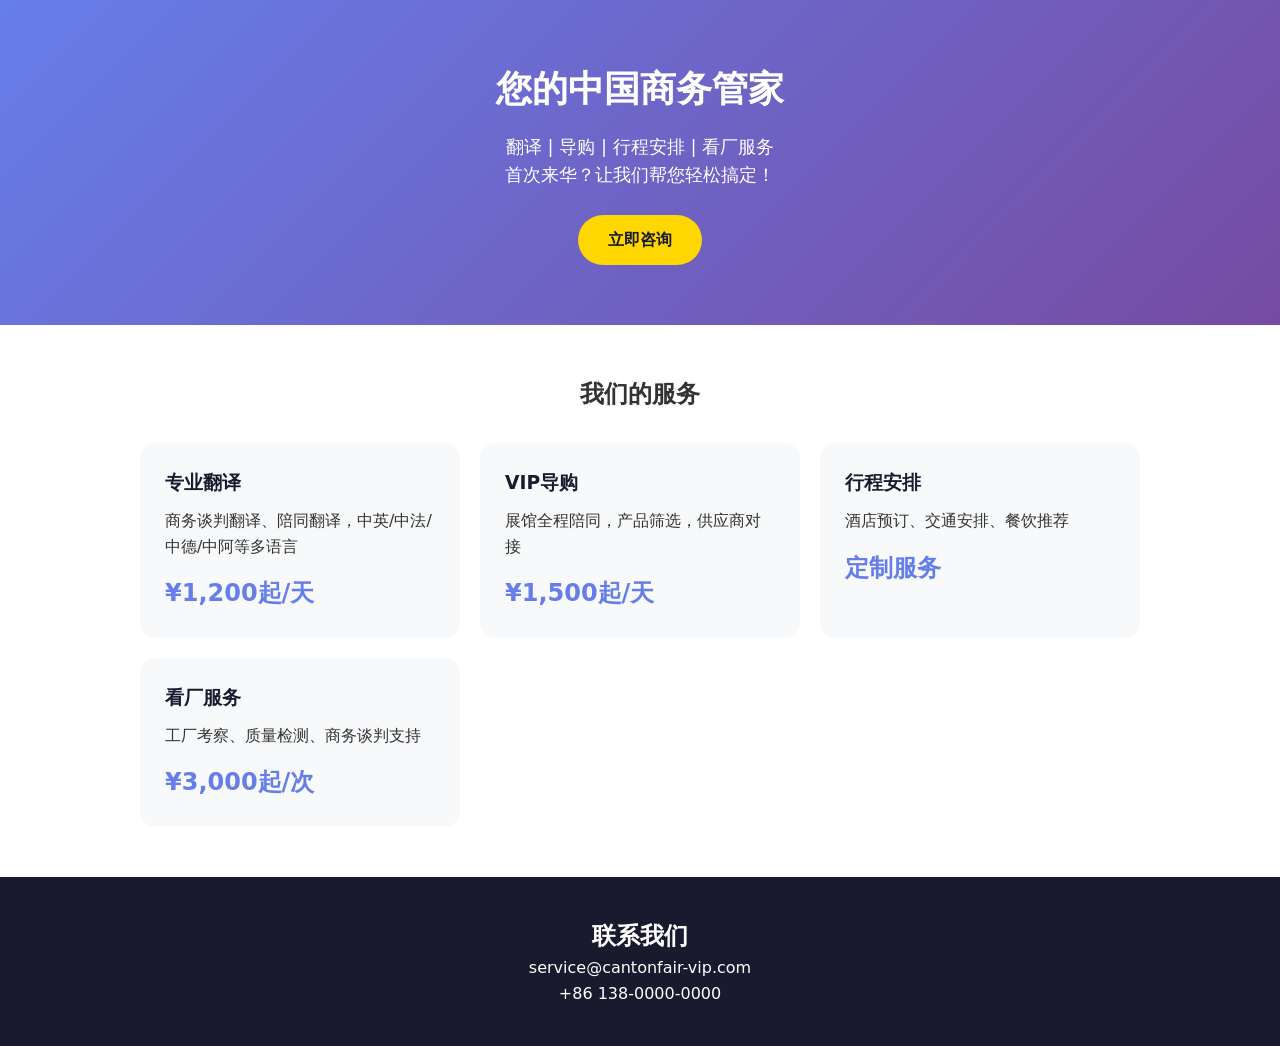
<file: simple/index.html>
<!DOCTYPE html>
<html lang="zh-CN">
<head>
    <meta charset="UTF-8">
    <meta name="viewport" content="width=device-width, initial-scale=1.0">
    <title>广交会VIP服务 - 您的中国商务管家</title>
    <style>
        * { margin: 0; padding: 0; }
        body { font-family: system-ui, sans-serif; line-height: 1.6; color: #333; }
        .hero { background: linear-gradient(135deg, #667eea, #764ba2); color: white; padding: 60px 20px; text-align: center; }
        .hero h1 { font-size: 36px; margin-bottom: 15px; }
        .hero p { font-size: 18px; margin-bottom: 25px; }
        .btn { display: inline-block; background: #ffd700; color: #1a1a2e; padding: 12px 30px; border-radius: 25px; text-decoration: none; font-weight: bold; }
        .services { padding: 50px 20px; max-width: 1000px; margin: 0 auto; }
        .services h2 { text-align: center; margin-bottom: 30px; }
        .grid { display: grid; grid-template-columns: repeat(auto-fit, minmax(250px, 1fr)); gap: 20px; }
        .card { background: #f8f9fa; padding: 25px; border-radius: 15px; }
        .card h3 { color: #1a1a2e; margin-bottom: 10px; }
        .price { font-size: 24px; color: #667eea; font-weight: bold; margin-top: 15px; }
        .contact { background: #1a1a2e; color: white; padding: 40px 20px; text-align: center; }
    </style>
</head>
<body>
    <div class="hero">
        <h1>您的中国商务管家</h1>
        <p>翻译 | 导购 | 行程安排 | 看厂服务<br>首次来华？让我们帮您轻松搞定！</p>
        <a href="mailto:service@cantonfair-vip.com" class="btn">立即咨询</a>
    </div>
    <div class="services">
        <h2>我们的服务</h2>
        <div class="grid">
            <div class="card">
                <h3>专业翻译</h3>
                <p>商务谈判翻译、陪同翻译，中英/中法/中德/中阿等多语言</p>
                <div class="price">¥1,200起/天</div>
            </div>
            <div class="card">
                <h3>VIP导购</h3>
                <p>展馆全程陪同，产品筛选，供应商对接</p>
                <div class="price">¥1,500起/天</div>
            </div>
            <div class="card">
                <h3>行程安排</h3>
                <p>酒店预订、交通安排、餐饮推荐</p>
                <div class="price">定制服务</div>
            </div>
            <div class="card">
                <h3>看厂服务</h3>
                <p>工厂考察、质量检测、商务谈判支持</p>
                <div class="price">¥3,000起/次</div>
            </div>
        </div>
    </div>
    <div class="contact">
        <h2>联系我们</h2>
        <p>service@cantonfair-vip.com</p>
        <p>+86 138-0000-0000</p>
    </div>
</body>
</html>
</file>
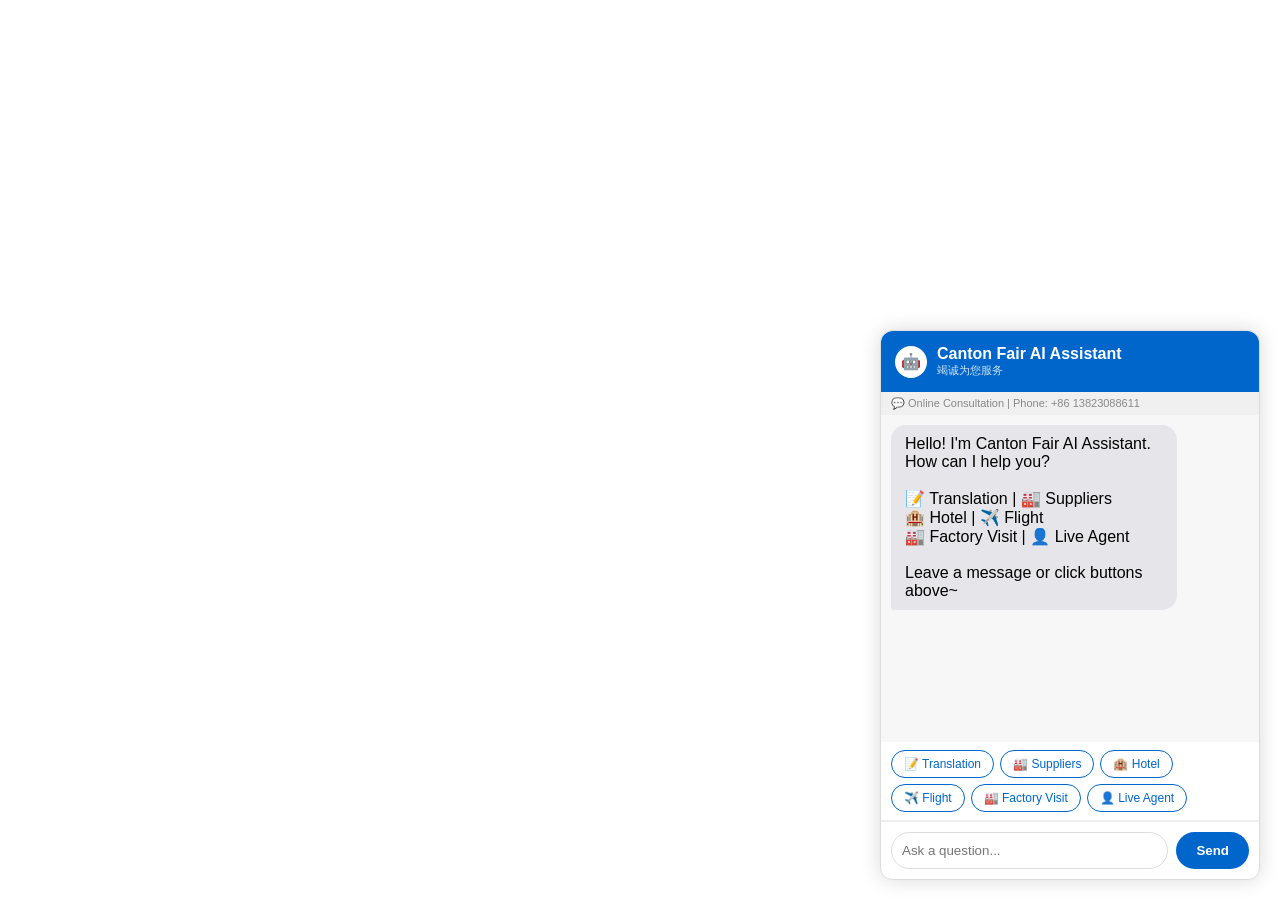
<file: chat-en.html>
<!DOCTYPE html>
<html lang="zh-CN">
<head>
    <meta charset="UTF-8">
    <meta name="viewport" content="width=device-width, initial-scale=1.0">
    <title>Canton Fair AI Assistant</title>
    <style>
        *{margin:0;padding:0;box-sizing:border-box;font-family:"微软雅黑", Arial, sans-serif}
        .chat-container{width:380px;height:550px;border:1px solid #ddd;border-radius:12px;display:flex;flex-direction:column;position:fixed;bottom:20px;right:20px;background:#fff;box-shadow:0 0 20px rgba(0,0,0,0.15)}
        .chat-header{padding:14px;background:#0066cc;color:#fff;border-radius:12px 12px 0 0;font-weight:bold;display:flex;align-items:center;gap:10px}
        .chat-header .avatar{width:32px;height:32px;background:#fff;border-radius:50%;display:flex;align-items:center;justify-content:center}
        .chat-messages{flex:1;padding:10px;overflow-y:auto;background:#f7f7f7}
        .msg{margin-bottom:10px;max-width:80%;padding:10px 14px;border-radius:15px;word-wrap:break-word}
        .msg-bot{background:#e5e5ea;align-self:flex-start;border-bottom-left-radius:3px}
        .msg-user{background:#0066cc;color:#fff;align-self:flex-end;margin-left:auto;border-bottom-right-radius:3px}
        .msg-form{background:#fff3cd;padding:10px;border-radius:10px;border:1px solid #ffc107;max-width:95%}
        .chat-input{display:flex;padding:10px;border-top:1px solid #eee;gap:8px}
        .chat-input input{flex:1;padding:10px;border:1px solid #ddd;border-radius:20px;outline:none}
        .chat-input button{padding:10px 20px;background:#0066cc;color:#fff;border:none;border-radius:20px;cursor:pointer;font-weight:bold}
        .chat-input button:hover{background:#0055aa}
        .quick-buttons{display:flex;flex-wrap:wrap;padding:8px 10px;gap:6px;background:#fff;border-bottom:1px solid #eee}
        .quick-btn{padding:6px 12px;font-size:12px;border:1px solid #0066cc;color:#0066cc;border-radius:15px;background:#fff;cursor:pointer}
        .quick-btn:hover{background:#0066cc;color:#fff}
        .status{font-size:11px;color:#888;padding:5px 10px;background:#f0f0f0}
        .form-group{margin-bottom:8px}
        .form-group label{display:block;font-size:12px;color:#666;margin-bottom:3px}
        .form-group input,.form-group select{width:100%;padding:6px;border:1px solid #ddd;border-radius:5px;font-size:13px}
        .form-btn{background:#28a745 !important;width:100%;margin-top:5px}
    </style>
</head>
<body>
    <div class="chat-container">
        <div class="chat-header">
            <div class="avatar">🤖</div>
            <div>
                <div>Canton Fair AI Assistant</div>
                <div style="font-size:11px;font-weight:normal;opacity:0.8">竭诚为您服务</div>
            </div>
        </div>
        <div class="status">💬 Online Consultation | Phone: +86 13823088611</div>
        <div class="chat-messages" id="msgBox"></div>
        <div class="quick-buttons">
            <button class="quick-btn" onclick="send('Book Translation Service')">📝 Translation</button>
            <button class="quick-btn" onclick="send('Find Suppliers')">🏭 Suppliers</button>
            <button class="quick-btn" onclick="send('Book Hotel')">🏨 Hotel</button>
            <button class="quick-btn" onclick="send('Book Flight')">✈️ Flight</button>
            <button class="quick-btn" onclick="send('Factory Visit')">🏭 Factory Visit</button>
            <button class="quick-btn" onclick="send('Contact Agent')">👤 Live Agent</button>
        </div>
        <div class="chat-input">
            <input type="text" id="userInput" placeholder="Ask a question..." onkeypress="if(event.key==='Enter')sendMessage()">
            <button onclick="sendMessage()">Send</button>
        </div>
    </div>

    <script>
        // 本地知识库
        const responses = {
            "translation": "📝 Great! We provide professional translation services.\n\n📋 Service Types:\n- Business negotiation\n- Technical documents\n- Contract review\n\n💰 Price: USD 120-200/day\n\nClick 'Contact Agent' below and we'll assist you!",
            "translator": "📝 Great! We provide professional translation services.\n\n📋 Service Types:\n- Business negotiation\n- Technical documents\n- Contract review\n\n💰 Price: USD 120-200/day",
            "supplier": "🏭 We help you find verified suppliers!\n\nTell us:\n- What products are you looking for?\n- What's your target price?\n- What's your order quantity?",
            "suppliers": "🏭 We help you find verified suppliers!\n\nTell us:\n- What products are you looking for?\n- What's your target price?",
            "factory visit": "🏭 Factory Visit Service\n\nWe arrange:\n- Factory tours\n- Quality inspection\n- Negotiation support\n\n💰 Price: USD 200-350/visit",
            "hotel": "🏨 Hotel Booking Service\n\nRecommended hotels near Pazhou Expo Center:\n- Shangri-La Hotel\n- InterContinental Guangzhou\n\nWhat's your budget and dates?",
            "flight": "✈️ Flight Booking Assistance\n\nWe can help arrange:\n- Flight booking\n- Airport pickup\n\nWhat's your departure city and date?",
            "live agent": "👤 Contact our team:\n\n📞 Phone: +86 13823088611\n💬 WhatsApp: +852 46093965\n📧 Email: 1455933248@qq.com\nWeChat: blackhawkzh",
            "contact": "👤 Contact our team:\n\n📞 Phone: +86 13823088611\n💬 WhatsApp: +852 46093965\n📧 Email: 1455933248@qq.com\nWeChat: blackhawkzh",
            "hello": "👋 Hello! Welcome to Canton Fair AI Assistant!\n\nHow can I help you today?",
            "hi": "👋 Hello! Welcome to Canton Fair AI Assistant!\n\nHow can I help you today?",
            "thank": "😊 You're welcome! Wish you a successful Canton Fair trip!",
            "thanks": "😊 You're welcome! Wish you a successful Canton Fair trip!",
            "canton fair": "📅 Canton Fair (China Import and Export Fair)\n\n📍 Guangzhou Pazhou International Exhibition Center\n\n🗓️ Spring 2026: April 15 - May 5",
            "price": "💰 Our Services:\n\n📝 Translation: USD 120-200/day\n🛒 Shopping Guide: USD 150-300/day\n🏭 Factory Visit: USD 200-350/visit",
            "pricing": "💰 Our Services:\n\n📝 Translation: USD 120-200/day\n🛒 Shopping Guide: USD 150-300/day\n🏭 Factory Visit: USD 200-350/visit"
        };
        
        function getAnswer(q) {
            q = q.toLowerCase();
            for (let key in responses) {
                if (q.indexOf(key) !== -1) return responses[key];
            }
            return "Thanks for your message! For quick response, please contact us:\n📞 +86 13823088611\n💬 WhatsApp: +852 46093965";
        }
        
        window.onload=()=>{
            addBot("Hello! I'm Canton Fair AI Assistant. How can I help you?\n\n📝 Translation | 🏭 Suppliers\n🏨 Hotel | ✈️ Flight\n🏭 Factory Visit | 👤 Live Agent\n\nLeave a message or click buttons above~");
        };

        function send(text){document.getElementById("userInput").value=text;sendMessage()}
        
        function addBot(t, isForm=false){
            const b=document.getElementById("msgBox");
            const d=document.createElement("div");
            d.className=isForm?"msg msg-bot msg-form":"msg msg-bot";
            d.innerHTML=t.replace(/\n/g,'<br>');
            b.appendChild(d);
            b.scrollTop=b.scrollHeight
        }
        
        function addUser(t){
            const b=document.getElementById("msgBox");
            const d=document.createElement("div");
            d.className="msg msg-user";
            d.innerText=t;
            b.appendChild(d);
            b.scrollTop=b.scrollHeight
        }

        function showOrderForm(serviceType){
            const forms = {
                "book_translation": `<form onsubmit="submitOrder(event,'Translation Service')">
                    <div class="form-group"><label>Name</label><input type="text" name="name" required placeholder="Your name"></div>
                    <div class="form-group"><label>Phone</label><input type="tel" name="phone" required placeholder="Your phone"></div>
                    <div class="form-group"><label>Date</label><input type="date" name="date" required></div>
                    <div class="form-group"><label>Language</label><select name="language"><option>English</option><option>Japanese</option><option>Korean</option><option>French</option><option>Other</option></select></div>
                    <div class="form-group"><label>Notes</label><input type="text" name="demand" placeholder="Other requirements"></div>
                    <button type="submit" class="btn form-btn">Submit</button>
                </form>`,
                
                "query_hotel": `<form onsubmit="submitOrder(event,'Hotel Booking')">
                    <div class="form-group"><label>Name</label><input type="text" name="name" required></div>
                    <div class="form-group"><label>Phone</label><input type="tel" name="phone" required></div>
                    <div class="form-group"><label>Check-in</label><input type="date" name="checkin" required></div>
                    <div class="form-group"><label>Check-out</label><input type="date" name="checkout" required></div>
                    <div class="form-group"><label>Guests</label><input type="number" name="people" min="1" value="1"></div>
                    <div class="form-group"><label>Budget</label><input type="text" name="demand" placeholder="Near venue, $50/night"></div>
                    <button type="submit" class="btn form-btn">Submit</button>
                </form>`,
                
                "query_flight_train": `<form onsubmit="submitOrder(event,'Flight Booking')">
                    <div class="form-group"><label>Name</label><input type="text" name="name" required></div>
                    <div class="form-group"><label>Phone</label><input type="tel" name="phone" required></div>
                    <div class="form-group"><label>From City</label><input type="text" name="from" placeholder="e.g., Shanghai"></div>
                    <div class="form-group"><label>To City</label><input type="text" name="to" placeholder="e.g., Guangzhou"></div>
                    <div class="form-group"><label>Date</label><input type="date" name="date" required></div>
                    <div class="form-group"><label>Guests</label><input type="number" name="people" min="1" value="1"></div>
                    <button type="submit" class="btn form-btn">Submit</button>
                </form>`,
                
                "book_factory_visit": `<form onsubmit="submitOrder(event,'Factory Visit')">
                    <div class="form-group"><label>Name</label><input type="text" name="name" required></div>
                    <div class="form-group"><label>Phone</label><input type="tel" name="phone" required></div>
                    <div class="form-group"><label>Industry/Product</label><input type="text" name="industry" placeholder="e.g., Electronics"></div>
                    <div class="form-group"><label>Date</label><input type="date" name="date" required></div>
                    <div class="form-group"><label>Notes</label><input type="text" name="demand" placeholder="Other requirements"></div>
                    <button type="submit" class="btn form-btn">Submit</button>
                </form>`
            };
            
            return forms[serviceType] || "<p>Please leave your message. Our team will contact you soon.</p>";
        }

        function submitOrder(e, serviceType){
            e.preventDefault();
            const form = e.target;
            const formData = new FormData(form);
            
            const name = formData.get('name');
            const phone = formData.get('phone');
            
            if(!name || !phone){
                addBot("❌ Please fill in Name and Phone fields, or contact us directly.", true);
                return;
            }
            
            // GitHub Pages can't submit to API, show contact info instead
            addBot("✅ Thank you! Our team will contact you soon.\n\n📞 Phone: +86 13823088611\n💬 WhatsApp: +852 46093965\n📧 Email: 1455933248@qq.com\nWeChat: blackhawkzh", true);
        }

        function sendMessage(){
            const t = document.getElementById("userInput").value.trim();
            if(!t) return;
            addUser(t);
            document.getElementById("userInput").value = "";
            
            const answer = getAnswer(t);
            addBot(answer);
        }
    </script>
</body>
</html>
</file>
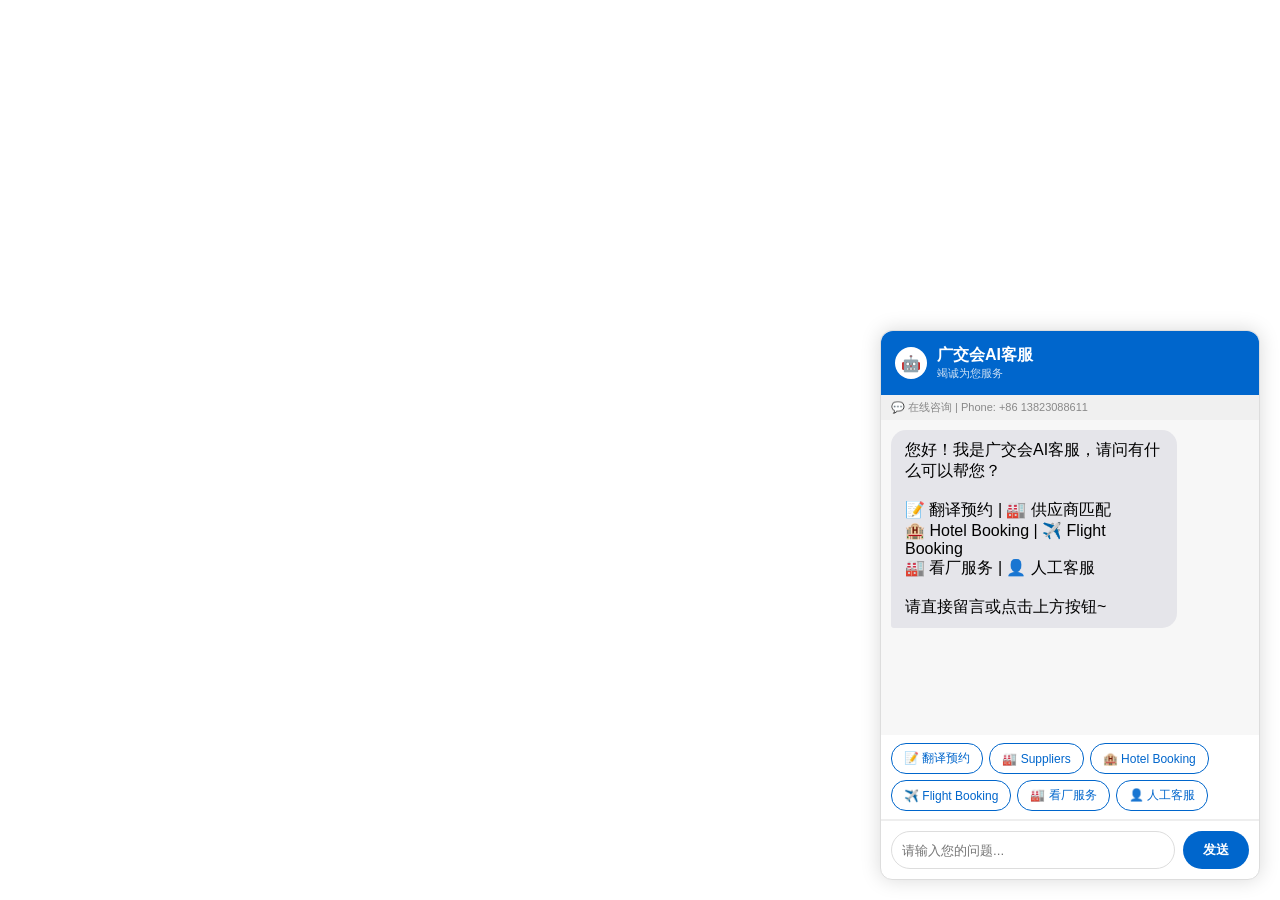
<file: chat-en_initial_20260322_v2.html>
<!DOCTYPE html>
<html lang="zh-CN">
<head>
    <meta charset="UTF-8">
    <meta name="viewport" content="width=device-width, initial-scale=1.0">
    <title>广交会AI客服</title>
    <style>
        *{margin:0;padding:0;box-sizing:border-box;font-family:"微软雅黑", Arial, sans-serif}
        .chat-container{width:380px;height:550px;border:1px solid #ddd;border-radius:12px;display:flex;flex-direction:column;position:fixed;bottom:20px;right:20px;background:#fff;box-shadow:0 0 20px rgba(0,0,0,0.15)}
        .chat-header{padding:14px;background:#0066cc;color:#fff;border-radius:12px 12px 0 0;font-weight:bold;display:flex;align-items:center;gap:10px}
        .chat-header .avatar{width:32px;height:32px;background:#fff;border-radius:50%;display:flex;align-items:center;justify-content:center}
        .chat-messages{flex:1;padding:10px;overflow-y:auto;background:#f7f7f7}
        .msg{margin-bottom:10px;max-width:80%;padding:10px 14px;border-radius:15px;word-wrap:break-word}
        .msg-bot{background:#e5e5ea;align-self:flex-start;border-bottom-left-radius:3px}
        .msg-user{background:#0066cc;color:#fff;align-self:flex-end;margin-left:auto;border-bottom-right-radius:3px}
        .msg-form{background:#fff3cd;padding:10px;border-radius:10px;border:1px solid #ffc107;max-width:95%}
        .chat-input{display:flex;padding:10px;border-top:1px solid #eee;gap:8px}
        .chat-input input{flex:1;padding:10px;border:1px solid #ddd;border-radius:20px;outline:none}
        .chat-input button{padding:10px 20px;background:#0066cc;color:#fff;border:none;border-radius:20px;cursor:pointer;font-weight:bold}
        .chat-input button:hover{background:#0055aa}
        .quick-buttons{display:flex;flex-wrap:wrap;padding:8px 10px;gap:6px;background:#fff;border-bottom:1px solid #eee}
        .quick-btn{padding:6px 12px;font-size:12px;border:1px solid #0066cc;color:#0066cc;border-radius:15px;background:#fff;cursor:pointer}
        .quick-btn:hover{background:#0066cc;color:#fff}
        .status{font-size:11px;color:#888;padding:5px 10px;background:#f0f0f0}
        .form-group{margin-bottom:8px}
        .form-group label{display:block;font-size:12px;color:#666;margin-bottom:3px}
        .form-group input,.form-group select{width:100%;padding:6px;border:1px solid #ddd;border-radius:5px;font-size:13px}
        .form-btn{background:#28a745 !important;width:100%;margin-top:5px}
    </style>
</head>
<body>
    <div class="chat-container">
        <div class="chat-header">
            <div class="avatar">🤖</div>
            <div>
                <div>广交会AI客服</div>
                <div style="font-size:11px;font-weight:normal;opacity:0.8">竭诚为您服务</div>
            </div>
        </div>
        <div class="status">💬 在线咨询 | Phone: +86 13823088611</div>
        <div class="chat-messages" id="msgBox"></div>
        <div class="quick-buttons">
            <button class="quick-btn" onclick="send('我要预约Translation Service')">📝 翻译预约</button>
            <button class="quick-btn" onclick="send('Find suppliers')">🏭 Suppliers</button>
            <button class="quick-btn" onclick="send('需要订酒店')">🏨 Hotel Booking</button>
            <button class="quick-btn" onclick="send('订机票')">✈️ Flight Booking</button>
            <button class="quick-btn" onclick="send('想看厂')">🏭 看厂服务</button>
            <button class="quick-btn" onclick="send('联系人工客服')">👤 人工客服</button>
        </div>
        <div class="chat-input">
            <input type="text" id="userInput" placeholder="请输入您的问题..." onkeypress="if(event.key==='Enter')sendMessage()">
            <button onclick="sendMessage()">发送</button>
        </div>
    </div>

    <script>
        const API_URL = '/api/chat';
        const ORDER_API = '/api/order/submit';
        let currentIntent = null;
        
        window.onload=()=>{
            addBot("您好！我是广交会AI客服，请问有什么可以帮您？\n\n📝 翻译预约 | 🏭 供应商匹配\n🏨 Hotel Booking | ✈️ Flight Booking\n🏭 看厂服务 | 👤 人工客服\n\n请直接留言或点击上方按钮~");
        };

        function send(text){document.getElementById("userInput").value=text;sendMessage()}
        
        function addBot(t, isForm=false){
            const b=document.getElementById("msgBox");
            const d=document.createElement("div");
            d.className=isForm?"msg msg-bot msg-form":"msg msg-bot";
            d.innerHTML=t.replace(/\n/g,'<br>');
            b.appendChild(d);
            b.scrollTop=b.scrollHeight
        }
        
        function addUser(t){
            const b=document.getElementById("msgBox");
            const d=document.createElement("div");
            d.className="msg msg-user";
            d.innerText=t;
            b.appendChild(d);
            b.scrollTop=b.scrollHeight
        }

        function showOrderForm(serviceType){
            const forms = {
                "book_translation": `<form onsubmit="submitOrder(event,'Translation Service')">
                    <div class="form-group"><label>Name</label><input type="text" name="name" required placeholder="请输入Name"></div>
                    <div class="form-group"><label>Phone</label><input type="tel" name="phone" required placeholder="请输入Phone"></div>
                    <div class="form-group"><label>Date</label><input type="date" name="date" required></div>
                    <div class="form-group"><label>语种</label><select name="language"><option>英语</option><option>日语</option><option>韩语</option><option>法语</option><option>其他</option></select></div>
                    <div class="form-group"><label>备注</label><input type="text" name="demand" placeholder="其他Requirements"></div>
                    <button type="submit" class="btn form-btn">Submit</button>
                </form>`,
                
                "query_hotel": `<form onsubmit="submitOrder(event,'Hotel Booking')">
                    <div class="form-group"><label>Name</label><input type="text" name="name" required></div>
                    <div class="form-group"><label>Phone</label><input type="tel" name="phone" required></div>
                    <div class="form-group"><label>Check-inDate</label><input type="date" name="checkin" required></div>
                    <div class="form-group"><label>Check-outDate</label><input type="date" name="checkout" required></div>
                    <div class="form-group"><label>Guests</label><input type="number" name="people" min="1" value="1"></div>
                    <div class="form-group"><label>Budget/要求</label><input type="text" name="demand" placeholder="如：靠近展馆、500元/晚"></div>
                    <button type="submit" class="btn form-btn">Submit</button>
                </form>`,
                
                "query_flight_train": `<form onsubmit="submitOrder(event,'Flight Booking')">
                    <div class="form-group"><label>Name</label><input type="text" name="name" required></div>
                    <div class="form-group"><label>Phone</label><input type="tel" name="phone" required></div>
                    <div class="form-group"><label>出发城市</label><input type="text" name="from" placeholder="如：上海"></div>
                    <div class="form-group"><label>目的城市</label><input type="text" name="to" placeholder="如：广州"></div>
                    <div class="form-group"><label>Date</label><input type="date" name="date" required></div>
                    <div class="form-group"><label>Guests</label><input type="number" name="people" min="1" value="1"></div>
                    <button type="submit" class="btn form-btn">Submit</button>
                </form>`,
                
                "book_factory_visit": `<form onsubmit="submitOrder(event,'看厂服务')">
                    <div class="form-group"><label>Name</label><input type="text" name="name" required></div>
                    <div class="form-group"><label>Phone</label><input type="tel" name="phone" required></div>
                    <div class="form-group"><label>行业/产品</label><input type="text" name="industry" placeholder="如：电子数码"></div>
                    <div class="form-group"><label>期望Date</label><input type="date" name="date" required></div>
                    <div class="form-group"><label>备注</label><input type="text" name="demand" placeholder="Other requirements"></div>
                    <button type="submit" class="btn form-btn">Submit</button>
                </form>`
            };
            
            return forms[serviceType] || "<p>请留言说明您的Requirements，客服会尽快联系您。</p>";
        }

        async function submitOrder(e, serviceType){
            e.preventDefault();
            const form = e.target;
            const formData = new FormData(form);
            
            const data = {
                name: formData.get('name'),
                phone: formData.get('phone'),
                service_type: serviceType,
                schedule_date: formData.get('date') || formData.get('checkin') || '',
                language: formData.get('language') || '',
                location: formData.get('from') + '→' + formData.get('to') || '',
                demand: formData.get('demand') || formData.get('industry') || ''
            };
            
            try{
                const r = await fetch(ORDER_API, {
                    method: 'POST',
                    headers: {'Content-Type': 'application/json'},
                    body: JSON.stringify(data)
                });
                const d = await r.json();
                if(d.code === 0){
                    addBot("✅ " + d.msg + "\n\n📞 客服: +86 13823088611\n💬 WhatsApp: +852 46093965\n📧 邮箱: 1455933248@qq.com：\nPhone: +86 13823088611\n微信: blackhawkzh");
                } else {
                    addBot("❌ Submit失败，请Phone联系: +86 13823088611");
                }
            } catch(err){
                addBot("❌ 网络错误，请Phone联系: +86 13823088611");
            }
        }

        async function sendMessage(){
            const t = document.getElementById("userInput").value.trim();
            if(!t) return;
            addUser(t);
            document.getElementById("userInput").value = "";
            
            try{
                const r = await fetch(API_URL, {
                    method: "POST",
                    headers: {"Content-Type": "application/json"},
                    body: JSON.stringify({prompt: t})
                });
                const d = await r.json();
                
                currentIntent = d.intent;
                
                // 需要填写表单的意图
                if(['book_translation','query_hotel','query_flight_train','book_factory_visit'].includes(d.intent)){
                    const formHtml = showOrderForm(d.intent);
                    addBot(d.reply + "<br><br>Please fill in the following:", true);
                    addBot(formHtml, true);
                } else {
                    addBot(d.reply);
                }
            } catch(e){
                addBot("连接失败，请Phone联系: +86 13823088611");
            }
        }
    </script>
</body>
</html>
</file>
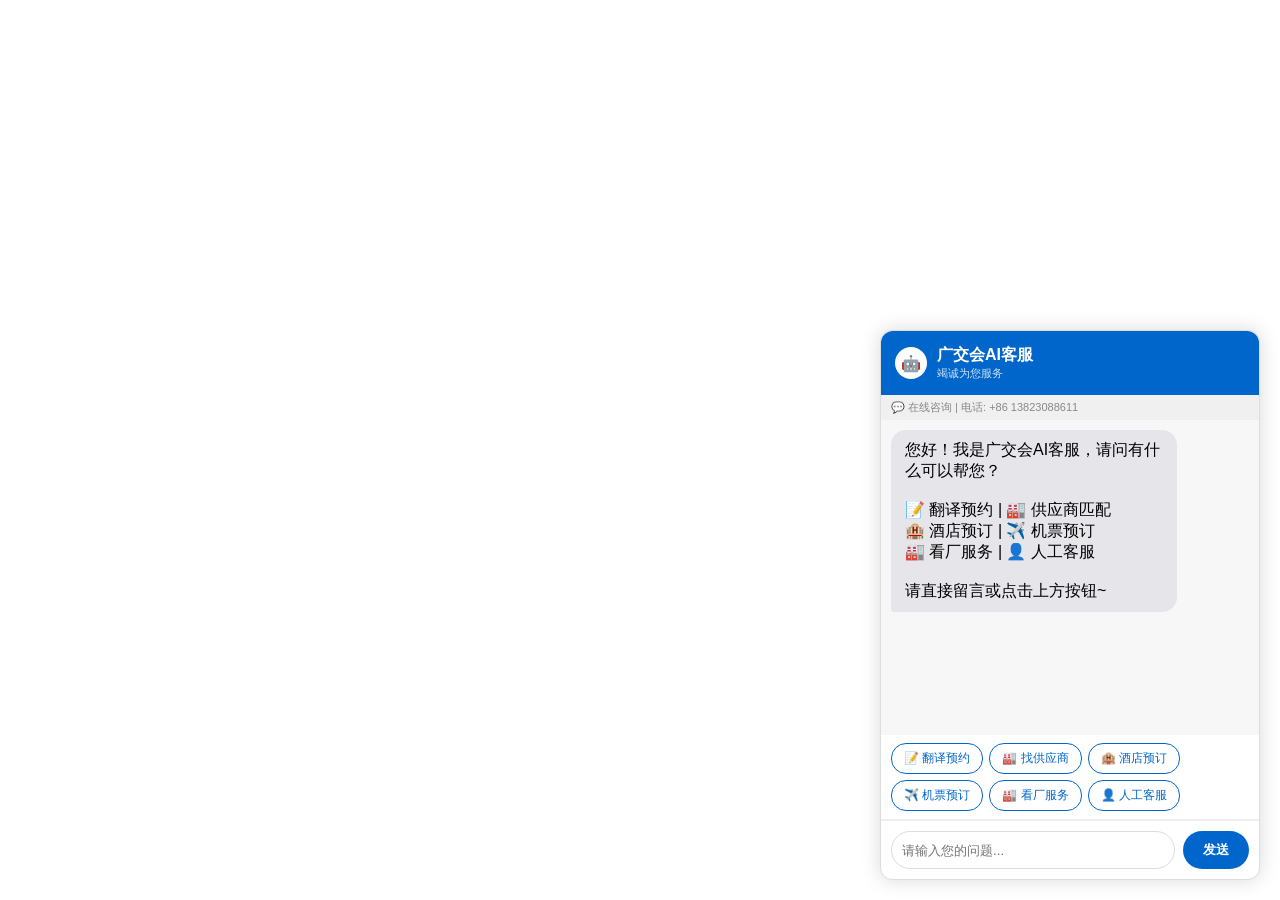
<file: chat_initial_20260322_v2.html>
<!DOCTYPE html>
<html lang="zh-CN">
<head>
    <meta charset="UTF-8">
    <meta name="viewport" content="width=device-width, initial-scale=1.0">
    <title>广交会AI客服</title>
    <style>
        *{margin:0;padding:0;box-sizing:border-box;font-family:"微软雅黑", Arial, sans-serif}
        .chat-container{width:380px;height:550px;border:1px solid #ddd;border-radius:12px;display:flex;flex-direction:column;position:fixed;bottom:20px;right:20px;background:#fff;box-shadow:0 0 20px rgba(0,0,0,0.15)}
        .chat-header{padding:14px;background:#0066cc;color:#fff;border-radius:12px 12px 0 0;font-weight:bold;display:flex;align-items:center;gap:10px}
        .chat-header .avatar{width:32px;height:32px;background:#fff;border-radius:50%;display:flex;align-items:center;justify-content:center}
        .chat-messages{flex:1;padding:10px;overflow-y:auto;background:#f7f7f7}
        .msg{margin-bottom:10px;max-width:80%;padding:10px 14px;border-radius:15px;word-wrap:break-word}
        .msg-bot{background:#e5e5ea;align-self:flex-start;border-bottom-left-radius:3px}
        .msg-user{background:#0066cc;color:#fff;align-self:flex-end;margin-left:auto;border-bottom-right-radius:3px}
        .msg-form{background:#fff3cd;padding:10px;border-radius:10px;border:1px solid #ffc107;max-width:95%}
        .chat-input{display:flex;padding:10px;border-top:1px solid #eee;gap:8px}
        .chat-input input{flex:1;padding:10px;border:1px solid #ddd;border-radius:20px;outline:none}
        .chat-input button{padding:10px 20px;background:#0066cc;color:#fff;border:none;border-radius:20px;cursor:pointer;font-weight:bold}
        .chat-input button:hover{background:#0055aa}
        .quick-buttons{display:flex;flex-wrap:wrap;padding:8px 10px;gap:6px;background:#fff;border-bottom:1px solid #eee}
        .quick-btn{padding:6px 12px;font-size:12px;border:1px solid #0066cc;color:#0066cc;border-radius:15px;background:#fff;cursor:pointer}
        .quick-btn:hover{background:#0066cc;color:#fff}
        .status{font-size:11px;color:#888;padding:5px 10px;background:#f0f0f0}
        .form-group{margin-bottom:8px}
        .form-group label{display:block;font-size:12px;color:#666;margin-bottom:3px}
        .form-group input,.form-group select{width:100%;padding:6px;border:1px solid #ddd;border-radius:5px;font-size:13px}
        .form-btn{background:#28a745 !important;width:100%;margin-top:5px}
    </style>
</head>
<body>
    <div class="chat-container">
        <div class="chat-header">
            <div class="avatar">🤖</div>
            <div>
                <div>广交会AI客服</div>
                <div style="font-size:11px;font-weight:normal;opacity:0.8">竭诚为您服务</div>
            </div>
        </div>
        <div class="status">💬 在线咨询 | 电话: +86 13823088611</div>
        <div class="chat-messages" id="msgBox"></div>
        <div class="quick-buttons">
            <button class="quick-btn" onclick="send('我要预约翻译服务')">📝 翻译预约</button>
            <button class="quick-btn" onclick="send('帮我找供应商')">🏭 找供应商</button>
            <button class="quick-btn" onclick="send('需要订酒店')">🏨 酒店预订</button>
            <button class="quick-btn" onclick="send('订机票')">✈️ 机票预订</button>
            <button class="quick-btn" onclick="send('想看厂')">🏭 看厂服务</button>
            <button class="quick-btn" onclick="send('联系人工客服')">👤 人工客服</button>
        </div>
        <div class="chat-input">
            <input type="text" id="userInput" placeholder="请输入您的问题..." onkeypress="if(event.key==='Enter')sendMessage()">
            <button onclick="sendMessage()">发送</button>
        </div>
    </div>

    <script>
        const API_URL = '/api/chat';
        const ORDER_API = '/api/order/submit';
        let currentIntent = null;
        
        window.onload=()=>{
            addBot("您好！我是广交会AI客服，请问有什么可以帮您？\n\n📝 翻译预约 | 🏭 供应商匹配\n🏨 酒店预订 | ✈️ 机票预订\n🏭 看厂服务 | 👤 人工客服\n\n请直接留言或点击上方按钮~");
        };

        function send(text){document.getElementById("userInput").value=text;sendMessage()}
        
        function addBot(t, isForm=false){
            const b=document.getElementById("msgBox");
            const d=document.createElement("div");
            d.className=isForm?"msg msg-bot msg-form":"msg msg-bot";
            d.innerHTML=t.replace(/\n/g,'<br>');
            b.appendChild(d);
            b.scrollTop=b.scrollHeight
        }
        
        function addUser(t){
            const b=document.getElementById("msgBox");
            const d=document.createElement("div");
            d.className="msg msg-user";
            d.innerText=t;
            b.appendChild(d);
            b.scrollTop=b.scrollHeight
        }

        function showOrderForm(serviceType){
            const forms = {
                "book_translation": `<form onsubmit="submitOrder(event,'翻译服务')">
                    <div class="form-group"><label>姓名</label><input type="text" name="name" required placeholder="请输入姓名"></div>
                    <div class="form-group"><label>电话</label><input type="tel" name="phone" required placeholder="请输入电话"></div>
                    <div class="form-group"><label>日期</label><input type="date" name="date" required></div>
                    <div class="form-group"><label>语种</label><select name="language"><option>英语</option><option>日语</option><option>韩语</option><option>法语</option><option>其他</option></select></div>
                    <div class="form-group"><label>备注</label><input type="text" name="demand" placeholder="其他需求"></div>
                    <button type="submit" class="btn form-btn">提交预约</button>
                </form>`,
                
                "query_hotel": `<form onsubmit="submitOrder(event,'酒店预订')">
                    <div class="form-group"><label>姓名</label><input type="text" name="name" required></div>
                    <div class="form-group"><label>电话</label><input type="tel" name="phone" required></div>
                    <div class="form-group"><label>入住日期</label><input type="date" name="checkin" required></div>
                    <div class="form-group"><label>退房日期</label><input type="date" name="checkout" required></div>
                    <div class="form-group"><label>人数</label><input type="number" name="people" min="1" value="1"></div>
                    <div class="form-group"><label>预算/要求</label><input type="text" name="demand" placeholder="如：靠近展馆、500元/晚"></div>
                    <button type="submit" class="btn form-btn">提交预订</button>
                </form>`,
                
                "query_flight_train": `<form onsubmit="submitOrder(event,'机票预订')">
                    <div class="form-group"><label>姓名</label><input type="text" name="name" required></div>
                    <div class="form-group"><label>电话</label><input type="tel" name="phone" required></div>
                    <div class="form-group"><label>出发城市</label><input type="text" name="from" placeholder="如：上海"></div>
                    <div class="form-group"><label>目的城市</label><input type="text" name="to" placeholder="如：广州"></div>
                    <div class="form-group"><label>日期</label><input type="date" name="date" required></div>
                    <div class="form-group"><label>人数</label><input type="number" name="people" min="1" value="1"></div>
                    <button type="submit" class="btn form-btn">提交预订</button>
                </form>`,
                
                "book_factory_visit": `<form onsubmit="submitOrder(event,'看厂服务')">
                    <div class="form-group"><label>姓名</label><input type="text" name="name" required></div>
                    <div class="form-group"><label>电话</label><input type="tel" name="phone" required></div>
                    <div class="form-group"><label>行业/产品</label><input type="text" name="industry" placeholder="如：电子数码"></div>
                    <div class="form-group"><label>期望日期</label><input type="date" name="date" required></div>
                    <div class="form-group"><label>备注</label><input type="text" name="demand" placeholder="其他要求"></div>
                    <button type="submit" class="btn form-btn">提交预约</button>
                </form>`
            };
            
            return forms[serviceType] || "<p>请留言说明您的需求，客服会尽快联系您。</p>";
        }

        async function submitOrder(e, serviceType){
            e.preventDefault();
            const form = e.target;
            const formData = new FormData(form);
            
            const data = {
                name: formData.get('name'),
                phone: formData.get('phone'),
                service_type: serviceType,
                schedule_date: formData.get('date') || formData.get('checkin') || '',
                language: formData.get('language') || '',
                location: formData.get('from') + '→' + formData.get('to') || '',
                demand: formData.get('demand') || formData.get('industry') || ''
            };
            
            try{
                const r = await fetch(ORDER_API, {
                    method: 'POST',
                    headers: {'Content-Type': 'application/json'},
                    body: JSON.stringify(data)
                });
                const d = await r.json();
                if(d.code === 0){
                    addBot("✅ " + d.msg + "\n\n📞 客服: +86 13823088611\n💬 WhatsApp: +852 46093965\n📧 邮箱: 1455933248@qq.com：\n电话: +86 13823088611\n微信: blackhawkzh");
                } else {
                    addBot("❌ 提交失败，请电话联系: +86 13823088611");
                }
            } catch(err){
                addBot("❌ 网络错误，请电话联系: +86 13823088611");
            }
        }

        async function sendMessage(){
            const t = document.getElementById("userInput").value.trim();
            if(!t) return;
            addUser(t);
            document.getElementById("userInput").value = "";
            
            try{
                const r = await fetch(API_URL, {
                    method: "POST",
                    headers: {"Content-Type": "application/json"},
                    body: JSON.stringify({prompt: t})
                });
                const d = await r.json();
                
                currentIntent = d.intent;
                
                // 需要填写表单的意图
                if(['book_translation','query_hotel','query_flight_train','book_factory_visit'].includes(d.intent)){
                    const formHtml = showOrderForm(d.intent);
                    addBot(d.reply + "<br><br>请填写以下信息：", true);
                    addBot(formHtml, true);
                } else {
                    addBot(d.reply);
                }
            } catch(e){
                addBot("连接失败，请电话联系: +86 13823088611");
            }
        }
    </script>
</body>
</html>
</file>
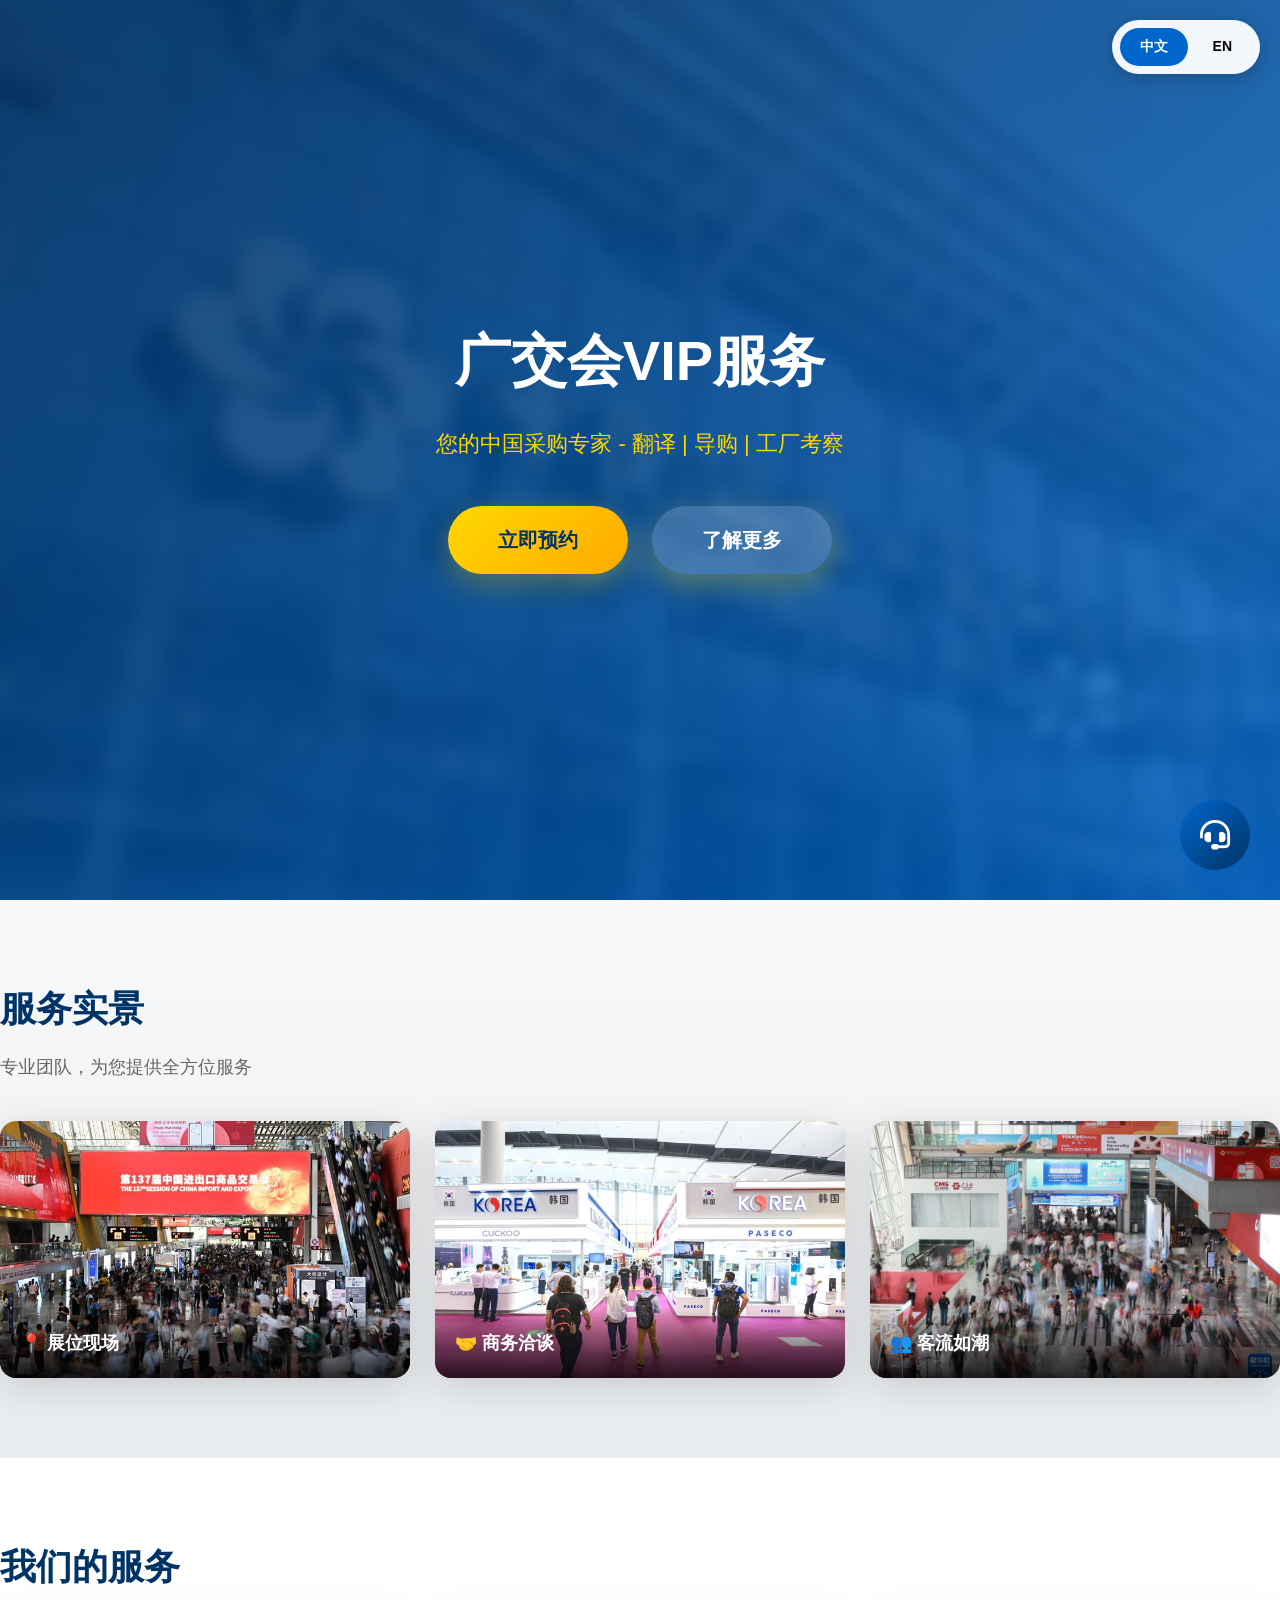
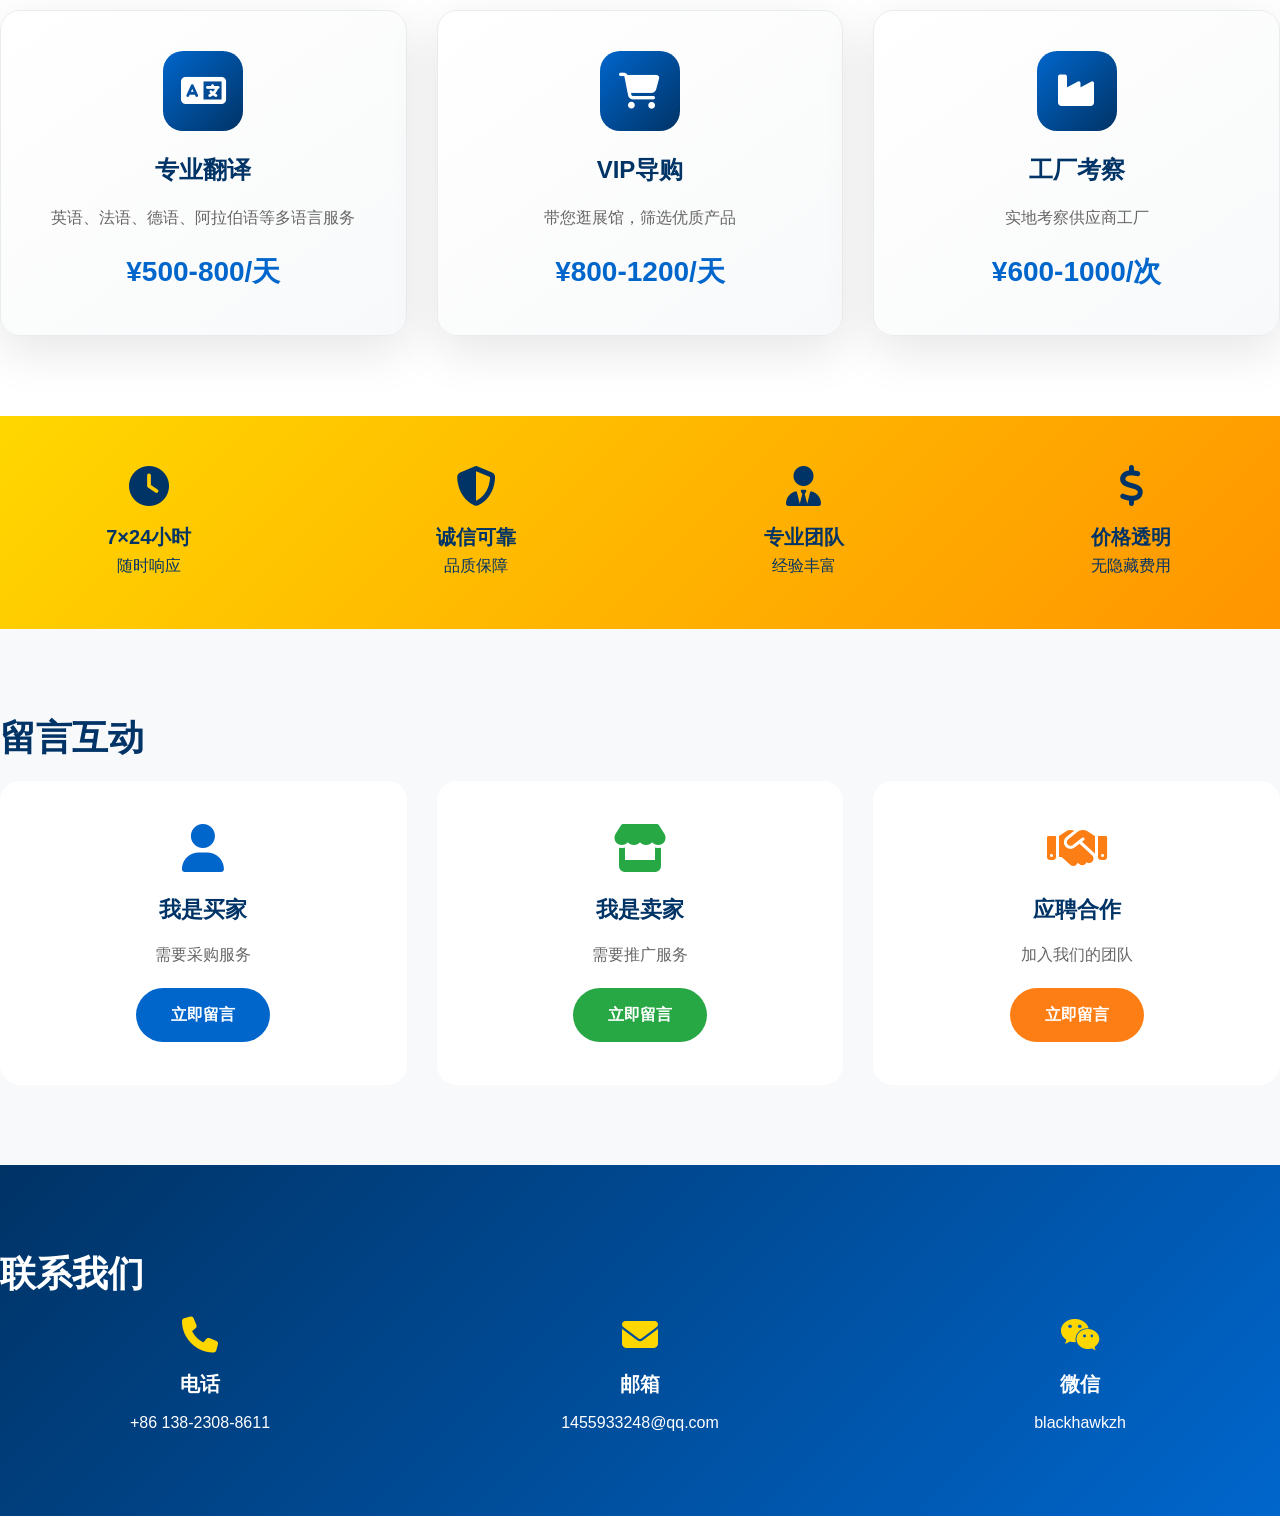
<file: index-v2.html>
<!DOCTYPE html>
<html lang="zh-CN">
<head>
    <meta charset="UTF-8">
    <meta name="viewport" content="width=device-width, initial-scale=1.0">
    <title>广交会VIP服务 - 您的中国采购专家</title>
    <link rel="stylesheet" href="https://cdnjs.cloudflare.com/ajax/libs/font-awesome/6.4.0/css/all.min.css">
    <style>
        * { margin: 0; padding: 0; box-sizing: border-box; }
        body { font-family: -apple-system, BlinkMacSystemFont, sans-serif; line-height: 1.6; color: #333; }
        
        /* Hero Section with Blurred Background */
        .hero {
            position: relative;
            min-height: 100vh;
            display: flex;
            align-items: center;
            justify-content: center;
            overflow: hidden;
        }
        .hero-bg {
            position: absolute;
            top: 0;
            left: 0;
            width: 100%;
            height: 100%;
            background: url('images/bg.jpg') center/cover no-repeat;
            filter: blur(8px);
            transform: scale(1.1);
            z-index: 0;
        }
        .hero-overlay {
            position: absolute;
            top: 0;
            left: 0;
            width: 100%;
            height: 100%;
            background: linear-gradient(135deg, rgba(0,51,102,0.88) 0%, rgba(0,102,204,0.82) 100%);
            z-index: 1;
        }
        .hero-content {
            position: relative;
            z-index: 2;
            text-align: center;
            color: white;
            padding: 40px 20px;
            max-width: 900px;
        }
        .hero h1 { font-size: 56px; margin-bottom: 20px; font-weight: 700; }
        .hero .subtitle { font-size: 22px; margin-bottom: 35px; color: #ffd700; }
        
        /* Gallery Section */
        .gallery-section {
            padding: 80px 0;
            background: linear-gradient(180deg, #f8f9fa 0%, #e9ecef 100%);
        }
        .gallery-grid {
            display: grid;
            grid-template-columns: repeat(auto-fit, minmax(300px, 1fr));
            gap: 25px;
            margin-top: 40px;
        }
        .gallery-item {
            position: relative;
            border-radius: 16px;
            overflow: hidden;
            box-shadow: 0 10px 40px rgba(0,0,0,0.15);
            aspect-ratio: 16/10;
        }
        .gallery-item img {
            width: 100%;
            height: 100%;
            object-fit: cover;
            transition: transform 0.5s;
        }
        .gallery-item:hover img { transform: scale(1.1); }
        .gallery-caption {
            position: absolute;
            bottom: 0;
            left: 0;
            right: 0;
            padding: 20px;
            background: linear-gradient(transparent, rgba(0,0,0,0.8));
            color: white;
            font-weight: 600;
            font-size: 18px;
        }
        
        /* Service Cards */
        .services { padding: 80px 0; background: white; }
        .services-grid {
            display: grid;
            grid-template-columns: repeat(auto-fit, minmax(300px, 1fr));
            gap: 30px;
        }
        .service-card {
            background: linear-gradient(145deg, #ffffff, #f8f9fa);
            padding: 40px 30px;
            border-radius: 20px;
            box-shadow: 0 15px 50px rgba(0,0,0,0.1);
            text-align: center;
            transition: all 0.3s;
            border: 1px solid #e9ecef;
        }
        .service-card:hover { transform: translateY(-10px); box-shadow: 0 20px 60px rgba(0,102,204,0.15); }
        .service-icon {
            width: 80px;
            height: 80px;
            background: linear-gradient(135deg, #0066cc, #003366);
            border-radius: 20px;
            display: flex;
            align-items: center;
            justify-content: center;
            margin: 0 auto 20px;
            font-size: 36px;
            color: white;
        }
        
        /* CTA Buttons */
        .cta-button {
            display: inline-block;
            background: linear-gradient(135deg, #ffd700, #ffaa00);
            color: #003366;
            padding: 18px 50px;
            border-radius: 50px;
            font-size: 20px;
            font-weight: bold;
            text-decoration: none;
            margin: 10px;
            transition: all 0.3s;
            box-shadow: 0 10px 30px rgba(255,215,0,0.3);
        }
        .cta-button:hover { transform: scale(1.05); box-shadow: 0 15px 40px rgba(255,215,0,0.4); }
        
        /* Language Switch */
        .lang-switch {
            position: fixed;
            top: 20px;
            right: 20px;
            z-index: 9999;
            background: rgba(255,255,255,0.95);
            border-radius: 30px;
            padding: 8px;
            box-shadow: 0 4px 20px rgba(0,0,0,0.2);
        }
        .lang-btn {
            padding: 10px 20px;
            border: none;
            background: transparent;
            cursor: pointer;
            border-radius: 25px;
            font-size: 14px;
            font-weight: 600;
            transition: all 0.3s;
        }
        .lang-btn.active { background: #0066cc; color: white; }
        
        /* Value Banner */
        .value-banner {
            background: linear-gradient(135deg, #ffd700, #ff9500);
            padding: 50px 0;
        }
        .value-grid {
            display: grid;
            grid-template-columns: repeat(auto-fit, minmax(200px, 1fr));
            gap: 30px;
            text-align: center;
        }
        .value-item i { font-size: 40px; margin-bottom: 15px; color: #003366; }
        
        /* Contact Section */
        .contact { background: linear-gradient(135deg, #003366, #0066cc); color: white; padding: 80px 0; }
        .contact-grid { display: grid; grid-template-columns: repeat(auto-fit, minmax(250px, 1fr)); gap: 40px; }
        .contact-item { text-align: center; }
        .contact-item i { font-size: 36px; margin-bottom: 15px; color: #ffd700; }
        
        /* Interactive Section */
        .interactive { background: #f8f9fa; padding: 80px 0; }
        .interactive-grid { display: grid; grid-template-columns: repeat(3, 1fr); gap: 30px; }
        .interactive-card {
            background: white;
            padding: 40px 30px;
            border-radius: 20px;
            text-align: center;
            cursor: pointer;
            transition: all 0.3s;
            border: 3px solid transparent;
        }
        .interactive-card:hover { border-color: #0066cc; transform: translateY(-8px); }
        .btn { display: inline-block; padding: 14px 35px; border-radius: 30px; font-weight: 600; }
        .btn-primary { background: #0066cc; color: white; }
        
        @media (max-width: 768px) {
            .hero h1 { font-size: 36px; }
            .gallery-grid { grid-template-columns: 1fr; }
            .interactive-grid { grid-template-columns: 1fr; }
        }
    </style>
</head>
<body>
    <!-- Language Switch -->
    <div class="lang-switch">
        <button class="lang-btn active" onclick="setLang('zh-CN')">中文</button>
        <button class="lang-btn" onclick="setLang('en')">EN</button>
    </div>

    <!-- Hero Section -->
    <section class="hero">
        <div class="hero-bg"></div>
        <div class="hero-overlay"></div>
        <div class="hero-content">
            <h1 id="hero-title">广交会VIP服务</h1>
            <p class="subtitle" id="hero-subtitle">您的中国采购专家 - 翻译 | 导购 | 工厂考察</p>
            <div>
                <a href="#contact" class="cta-button" id="cta1">立即预约</a>
                <a href="#services" class="cta-button" style="background:rgba(255,255,255,0.2);color:#fff" id="cta2">了解更多</a>
            </div>
        </div>
    </section>

    <!-- Gallery Section -->
    <section class="gallery-section">
        <div class="container">
            <div class="section-title">
                <h2 style="font-size:36px;color:#003366;margin-bottom:15px;">服务实景</h2>
                <p style="color:#666;font-size:18px;">专业团队，为您提供全方位服务</p>
            </div>
            <div class="gallery-grid">
                <div class="gallery-item">
                    <img src="images/booth.jpg" alt="展位现场">
                    <div class="gallery-caption">📍 展位现场</div>
                </div>
                <div class="gallery-item">
                    <img src="images/negotiation.jpg" alt="洽谈场景">
                    <div class="gallery-caption">🤝 商务洽谈</div>
                </div>
                <div class="gallery-item">
                    <img src="images/footflow.jpg" alt="人流量">
                    <div class="gallery-caption">👥 客流如潮</div>
                </div>
            </div>
        </div>
    </section>

    <!-- Services Section -->
    <section class="services" id="services">
        <div class="container">
            <div class="section-title">
                <h2 style="font-size:36px;color:#003366;margin-bottom:15px;">我们的服务</h2>
            </div>
            <div class="services-grid">
                <div class="service-card">
                    <div class="service-icon"><i class="fas fa-language"></i></div>
                    <h3 style="font-size:24px;color:#003366;margin-bottom:15px;">专业翻译</h3>
                    <p style="color:#666;margin-bottom:20px;">英语、法语、德语、阿拉伯语等多语言服务</p>
                    <div style="font-size:28px;color:#0066cc;font-weight:bold;">¥500-800/天</div>
                </div>
                <div class="service-card">
                    <div class="service-icon"><i class="fas fa-shopping-cart"></i></div>
                    <h3 style="font-size:24px;color:#003366;margin-bottom:15px;">VIP导购</h3>
                    <p style="color:#666;margin-bottom:20px;">带您逛展馆，筛选优质产品</p>
                    <div style="font-size:28px;color:#0066cc;font-weight:bold;">¥800-1200/天</div>
                </div>
                <div class="service-card">
                    <div class="service-icon"><i class="fas fa-industry"></i></div>
                    <h3 style="font-size:24px;color:#003366;margin-bottom:15px;">工厂考察</h3>
                    <p style="color:#666;margin-bottom:20px;">实地考察供应商工厂</p>
                    <div style="font-size:28px;color:#0066cc;font-weight:bold;">¥600-1000/次</div>
                </div>
            </div>
        </div>
    </section>

    <!-- Value Banner -->
    <section class="value-banner">
        <div class="container">
            <div class="value-grid">
                <div class="value-item">
                    <i class="fas fa-clock"></i>
                    <div style="font-size:20px;color:#003366;font-weight:600;">7×24小时</div>
                    <div style="color:#003366;">随时响应</div>
                </div>
                <div class="value-item">
                    <i class="fas fa-shield-alt"></i>
                    <div style="font-size:20px;color:#003366;font-weight:600;">诚信可靠</div>
                    <div style="color:#003366;">品质保障</div>
                </div>
                <div class="value-item">
                    <i class="fas fa-user-tie"></i>
                    <div style="font-size:20px;color:#003366;font-weight:600;">专业团队</div>
                    <div style="color:#003366;">经验丰富</div>
                </div>
                <div class="value-item">
                    <i class="fas fa-dollar-sign"></i>
                    <div style="font-size:20px;color:#003366;font-weight:600;">价格透明</div>
                    <div style="color:#003366;">无隐藏费用</div>
                </div>
            </div>
        </div>
    </section>

    <!-- Interactive Section -->
    <section class="interactive" id="interactive">
        <div class="container">
            <div class="section-title">
                <h2 style="font-size:36px;color:#003366;margin-bottom:15px;">留言互动</h2>
            </div>
            <div class="interactive-grid">
                <div class="interactive-card" onclick="showMessageForm()">
                    <i class="fas fa-user" style="font-size:48px;color:#0066cc;margin-bottom:20px;"></i>
                    <h3 style="font-size:22px;color:#003366;margin-bottom:15px;">我是买家</h3>
                    <p style="color:#666;margin-bottom:20px;">需要采购服务</p>
                    <span class="btn btn-primary">立即留言</span>
                </div>
                <div class="interactive-card" onclick="showMessageForm()">
                    <i class="fas fa-store" style="font-size:48px;color:#28a745;margin-bottom:20px;"></i>
                    <h3 style="font-size:22px;color:#003366;margin-bottom:15px;">我是卖家</h3>
                    <p style="color:#666;margin-bottom:20px;">需要推广服务</p>
                    <span class="btn" style="background:#28a745;color:white;">立即留言</span>
                </div>
                <div class="interactive-card" onclick="showMessageForm()">
                    <i class="fas fa-handshake" style="font-size:48px;color:#fd7e14;margin-bottom:20px;"></i>
                    <h3 style="font-size:22px;color:#003366;margin-bottom:15px;">应聘合作</h3>
                    <p style="color:#666;margin-bottom:20px;">加入我们的团队</p>
                    <span class="btn" style="background:#fd7e14;color:white;">立即留言</span>
                </div>
            </div>
        </div>
    </section>

    <!-- Contact Section -->
    <section class="contact" id="contact">
        <div class="container">
            <div class="section-title">
                <h2 style="font-size:36px;margin-bottom:15px;">联系我们</h2>
            </div>
            <div class="contact-grid">
                <div class="contact-item">
                    <i class="fas fa-phone"></i>
                    <h3 style="font-size:20px;margin-bottom:10px;">电话</h3>
                    <p>+86 138-2308-8611</p>
                </div>
                <div class="contact-item">
                    <i class="fas fa-envelope"></i>
                    <h3 style="font-size:20px;margin-bottom:10px;">邮箱</h3>
                    <p>1455933248@qq.com</p>
                </div>
                <div class="contact-item">
                    <i class="fab fa-weixin"></i>
                    <h3 style="font-size:20px;margin-bottom:10px;">微信</h3>
                    <p>blackhawkzh</p>
                </div>
            </div>
        </div>
    </section>

    <!-- AI Chat Widget -->
    <div id="chat-toggle-btn" onclick="toggleChat()" style="position:fixed;bottom:30px;right:30px;width:70px;height:70px;background:linear-gradient(135deg,#0066cc,#003366);border-radius:50%;display:flex;align-items:center;justify-content:center;cursor:pointer;box-shadow:0 10px 30px rgba(0,102,204,0.4);z-index:9998;">
        <i class="fas fa-headset" style="color:white;font-size:30px;"></i>
    </div>
    <div id="ai-chat-widget" class="show" style="position:fixed;bottom:120px;right:30px;width:380px;max-height:500px;background:white;border-radius:20px;box-shadow:0 15px 50px rgba(0,0,0,0.2);z-index:9999;display:none;flex-direction:column;">
        <div style="background:linear-gradient(135deg,#0066cc,#003366);color:white;padding:20px;border-radius:20px 20px 0 0;">
            <div style="display:flex;justify-content:space-between;align-items:center;">
                <span style="font-size:18px;font-weight:600;">🤖 AI客服</span>
                <i onclick="toggleChat()" style="cursor:pointer;font-size:20px;">✕</i>
            </div>
        </div>
        <div id="chat-messages" style="flex:1;padding:20px;overflow-y:auto;min-height:300px;"></div>
        <div style="padding:15px;border-top:1px solid #eee;display:flex;gap:10px;">
            <input id="chat-input" type="text" placeholder="请输入您的问题..." style="flex:1;padding:12px;border:1px solid #ddd;border-radius:25px;outline:none;">
            <button onclick="sendMessage()" style="background:#0066cc;color:white;border:none;padding:12px 20px;border-radius:25px;cursor:pointer;">发送</button>
        </div>
    </div>

    <script>
        // Language switching
        function setLang(lang) {
            document.querySelectorAll('.lang-btn').forEach(b => b.classList.remove('active'));
            event.target.classList.add('active');
            if(lang === 'en') {
                document.getElementById('hero-title').textContent = 'Canton Fair VIP Services';
                document.getElementById('hero-subtitle').textContent = 'Your China Sourcing Expert - Translation | Shopping Guide | Factory Visit';
                document.getElementById('cta1').textContent = 'Book Now';
                document.getElementById('cta2').textContent = 'Learn More';
            }
        }
        
        // Chat functions
        var chatWidget = document.getElementById('ai-chat-widget');
        var chatBtn = document.getElementById('chat-toggle-btn');
        function toggleChat() {
            if(chatWidget.style.display === 'none') {
                chatWidget.style.display = 'flex';
                chatBtn.style.display = 'none';
            } else {
                chatWidget.style.display = 'none';
                chatBtn.style.display = 'flex';
            }
        }
        function sendMessage() {
            var input = document.getElementById('chat-input');
            var msg = input.value.trim();
            if(!msg) return;
            var msgs = document.getElementById('chat-messages');
            msgs.innerHTML += '<div style="background:#0066cc;color:white;padding:10px 15px;border-radius:15px 15px 0 15px;margin:10px 0;text-align:right;">' + msg + '</div>';
            setTimeout(function() {
                msgs.innerHTML += '<div style="background:#f0f0f0;color:#333;padding:10px 15px;border-radius:15px 15px 15px 0;margin:10px 0;">您好！请问有什么可以帮您？</div>';
                msgs.scrollTop = msgs.scrollHeight;
            }, 500);
            input.value = '';
        }
        
        // Placeholder for message form
        function showMessageForm() { alert('留言功能开发中...'); }
    </script>
</body>
</html>
</file>
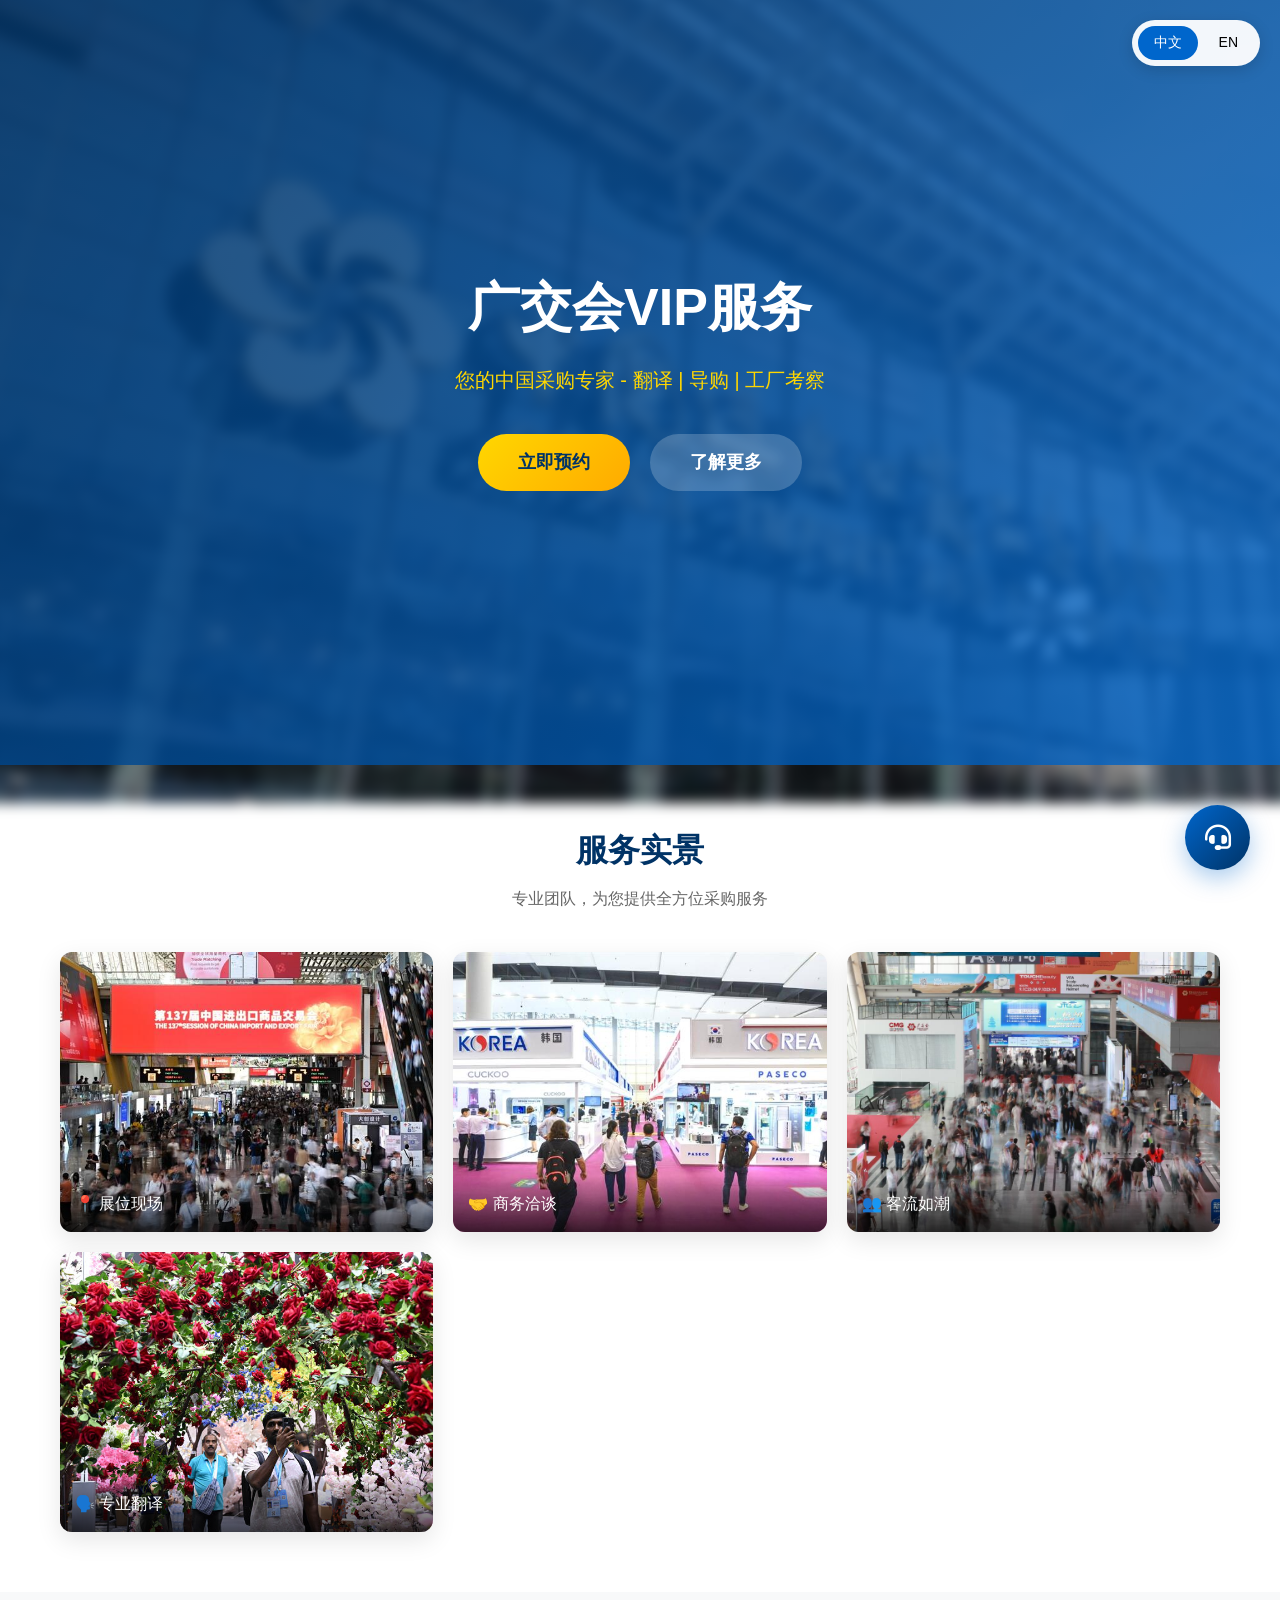
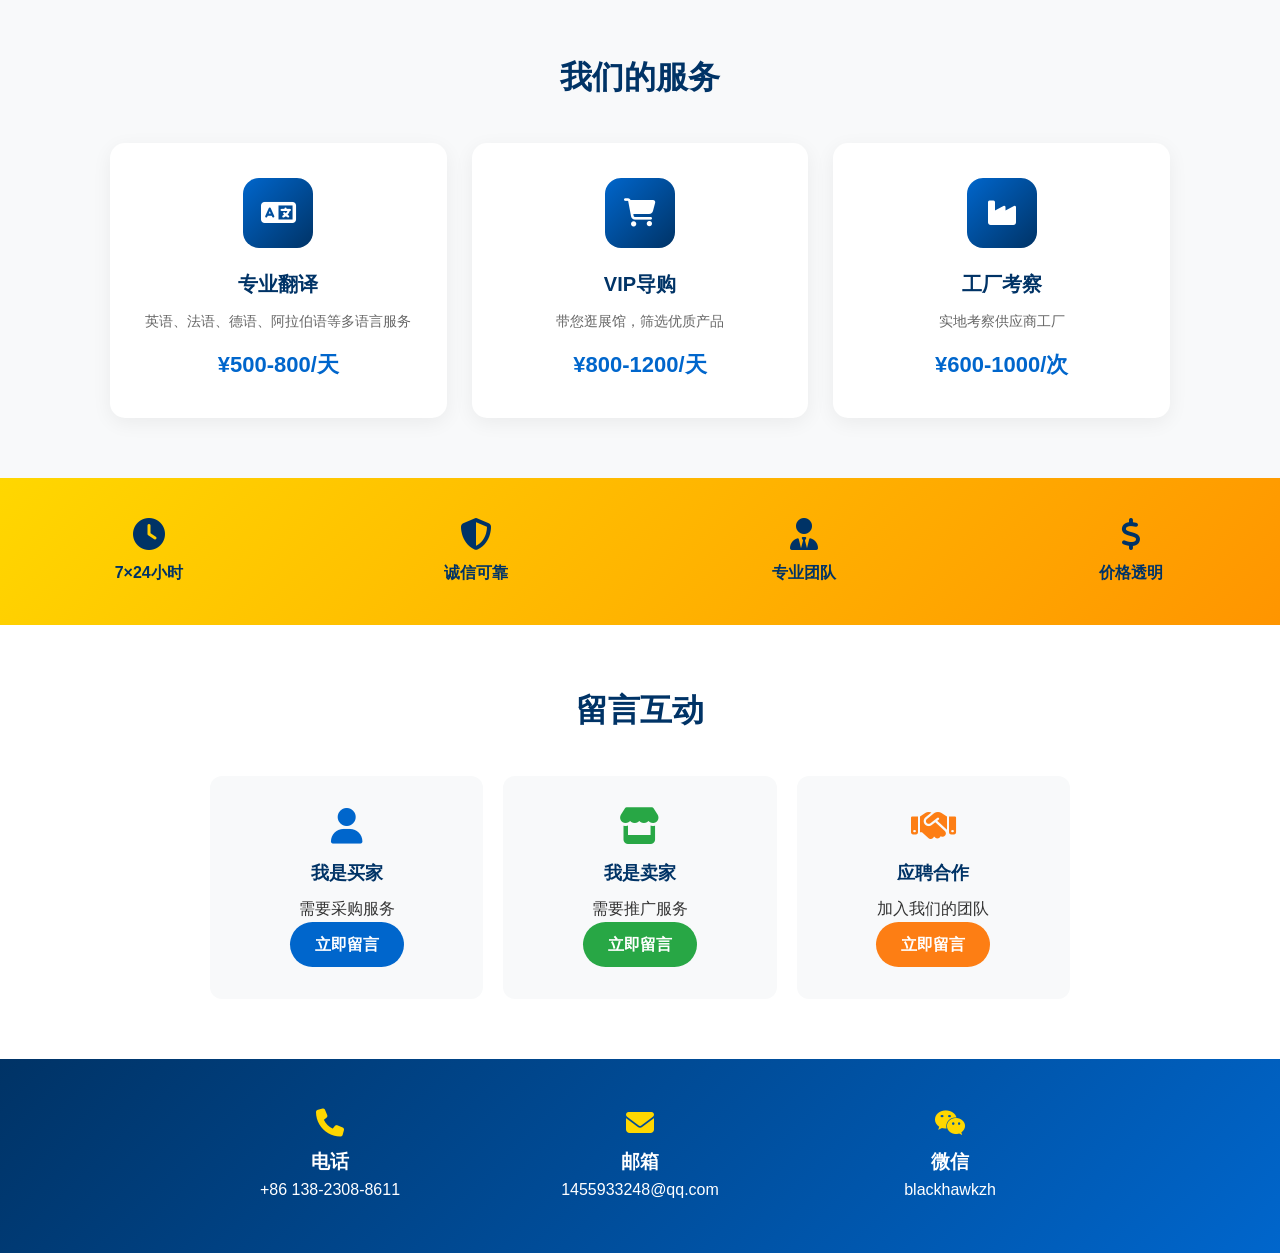
<file: index-v3.html>
<!DOCTYPE html>
<html lang="zh-CN">
<head>
    <meta charset="UTF-8">
    <meta name="viewport" content="width=device-width, initial-scale=1.0">
    <title>广交会VIP服务 - 您的中国采购专家</title>
    <link rel="stylesheet" href="https://cdnjs.cloudflare.com/ajax/libs/font-awesome/6.4.0/css/all.min.css">
    <style>
        * { margin: 0; padding: 0; box-sizing: border-box; }
        body { font-family: -apple-system, BlinkMacSystemFont, sans-serif; line-height: 1.6; color: #333; background: #fafafa; }
        
        /* Hero Section */
        .hero {
            position: relative;
            min-height: 85vh;
            display: flex;
            align-items: center;
            justify-content: center;
        }
        .hero-bg {
            position: absolute;
            top: 0; left: 0; width: 100%; height: 100%;
            background: url('images/bg.jpg') center/cover no-repeat;
            filter: blur(6px);
            transform: scale(1.1);
        }
        .hero-overlay {
            position: absolute;
            top: 0; left: 0; width: 100%; height: 100%;
            background: linear-gradient(135deg, rgba(0,51,102,0.85) 0%, rgba(0,102,204,0.8) 100%);
        }
        .hero-content {
            position: relative; z-index: 2; text-align: center; color: white; padding: 40px 20px;
        }
        .hero h1 { font-size: 52px; margin-bottom: 15px; font-weight: 700; }
        .hero .subtitle { font-size: 20px; margin-bottom: 30px; color: #ffd700; }
        
        /* Gallery */
        .gallery { padding: 60px 0; background: white; }
        .gallery-title { text-align: center; margin-bottom: 40px; }
        .gallery-title h2 { font-size: 32px; color: #003366; margin-bottom: 10px; }
        .gallery-title p { color: #666; }
        .gallery-grid {
            display: grid;
            grid-template-columns: repeat(auto-fit, minmax(280px, 1fr));
            gap: 20px;
            max-width: 1200px;
            margin: 0 auto;
            padding: 0 20px;
        }
        .gallery-item {
            position: relative;
            border-radius: 12px;
            overflow: hidden;
            aspect-ratio: 4/3;
            box-shadow: 0 8px 25px rgba(0,0,0,0.1);
        }
        .gallery-item img { width: 100%; height: 100%; object-fit: cover; }
        .gallery-item .caption {
            position: absolute; bottom: 0; left: 0; right: 0;
            padding: 15px;
            background: linear-gradient(transparent, rgba(0,0,0,0.7));
            color: white;
            font-weight: 500;
        }
        
        /* Services */
        .services { padding: 60px 0; background: #f8f9fa; }
        .services-title { text-align: center; margin-bottom: 40px; }
        .services-title h2 { font-size: 32px; color: #003366; margin-bottom: 10px; }
        .services-grid {
            display: grid;
            grid-template-columns: repeat(auto-fit, minmax(280px, 1fr));
            gap: 25px;
            max-width: 1100px;
            margin: 0 auto;
            padding: 0 20px;
        }
        .service-card {
            background: white;
            padding: 35px 25px;
            border-radius: 15px;
            text-align: center;
            box-shadow: 0 5px 20px rgba(0,0,0,0.06);
            transition: all 0.3s;
        }
        .service-card:hover { transform: translateY(-5px); box-shadow: 0 10px 30px rgba(0,102,204,0.12); }
        .service-icon {
            width: 70px; height: 70px;
            background: linear-gradient(135deg, #0066cc, #003366);
            border-radius: 16px;
            display: flex; align-items: center; justify-content: center;
            margin: 0 auto 20px;
            font-size: 28px; color: white;
        }
        .service-card h3 { font-size: 20px; color: #003366; margin-bottom: 10px; }
        .service-card p { color: #666; font-size: 14px; margin-bottom: 15px; }
        .service-price { font-size: 22px; color: #0066cc; font-weight: 700; }
        
        /* Value Banner */
        .value-banner { background: linear-gradient(135deg, #ffd700, #ff9500); padding: 40px 0; }
        .value-grid {
            display: grid;
            grid-template-columns: repeat(auto-fit, minmax(200px, 1fr));
            gap: 30px;
            text-align: center;
        }
        .value-item i { font-size: 32px; color: #003366; margin-bottom: 10px; }
        .value-item div { color: #003366; font-weight: 600; }
        
        /* Interactive */
        .interactive { padding: 60px 0; background: white; }
        .interactive-title { text-align: center; margin-bottom: 40px; }
        .interactive-title h2 { font-size: 32px; color: #003366; }
        .interactive-grid {
            display: grid;
            grid-template-columns: repeat(3, 1fr);
            gap: 20px;
            max-width: 900px;
            margin: 0 auto;
            padding: 0 20px;
        }
        .interactive-card {
            background: #f8f9fa;
            padding: 30px 20px;
            border-radius: 12px;
            text-align: center;
            cursor: pointer;
            transition: all 0.3s;
            border: 2px solid transparent;
        }
        .interactive-card:hover { border-color: #0066cc; background: white; }
        .interactive-card i { font-size: 36px; margin-bottom: 15px; }
        .interactive-card h3 { font-size: 18px; color: #003366; margin-bottom: 8px; }
        .btn { display: inline-block; padding: 10px 25px; border-radius: 25px; font-weight: 600; }
        .btn-primary { background: #0066cc; color: white; }
        
        /* Contact */
        .contact { background: linear-gradient(135deg, #003366, #0066cc); color: white; padding: 50px 0; }
        .contact-grid {
            display: grid;
            grid-template-columns: repeat(auto-fit, minmax(200px, 1fr));
            gap: 30px;
            text-align: center;
            max-width: 900px;
            margin: 0 auto;
        }
        .contact-item i { font-size: 28px; color: #ffd700; margin-bottom: 10px; }
        
        /* Lang Switch */
        .lang-switch {
            position: fixed; top: 20px; right: 20px; z-index: 999;
            background: rgba(255,255,255,0.95);
            border-radius: 25px; padding: 6px;
            box-shadow: 0 4px 15px rgba(0,0,0,0.15);
        }
        .lang-btn {
            padding: 8px 16px; border: none; background: transparent;
            cursor: pointer; border-radius: 20px; font-size: 14px; font-weight: 500;
        }
        .lang-btn.active { background: #0066cc; color: white; }
        
        /* CTA */
        .cta-button {
            display: inline-block;
            background: linear-gradient(135deg, #ffd700, #ffaa00);
            color: #003366;
            padding: 14px 40px;
            border-radius: 50px;
            font-size: 18px;
            font-weight: bold;
            text-decoration: none;
            margin: 8px;
        }
        
        @media (max-width: 768px) {
            .hero h1 { font-size: 32px; }
            .gallery-grid { grid-template-columns: 1fr; }
            .interactive-grid { grid-template-columns: 1fr; }
        }
    </style>
</head>
<body>
    <!-- Lang Switch -->
    <div class="lang-switch">
        <button class="lang-btn active" onclick="setLang('zh-CN')">中文</button>
        <button class="lang-btn" onclick="setLang('en')">EN</button>
    </div>

    <!-- Hero -->
    <section class="hero">
        <div class="hero-bg"></div>
        <div class="hero-overlay"></div>
        <div class="hero-content">
            <h1 id="hero-title">广交会VIP服务</h1>
            <p class="subtitle" id="hero-subtitle">您的中国采购专家 - 翻译 | 导购 | 工厂考察</p>
            <a href="#contact" class="cta-button" id="cta-book">立即预约</a>
            <a href="#services" class="cta-button" style="background:rgba(255,255,255,0.2);color:#fff" id="cta-more">了解更多</a>
        </div>
    </section>

    <!-- Gallery -->
    <section class="gallery">
        <div class="gallery-title">
            <h2>服务实景</h2>
            <p>专业团队，为您提供全方位采购服务</p>
        </div>
        <div class="gallery-grid">
            <div class="gallery-item">
                <img src="images/booth.jpg" alt="展位现场">
                <div class="caption">📍 展位现场</div>
            </div>
            <div class="gallery-item">
                <img src="images/negotiation.jpg" alt="商务洽谈">
                <div class="caption">🤝 商务洽谈</div>
            </div>
            <div class="gallery-item">
                <img src="images/footflow.jpg" alt="广交会展厅">
                <div class="caption">👥 客流如潮</div>
            </div>
            <div class="gallery-item">
                <img src="images/translation.jpg" alt="翻译服务">
                <div class="caption">🗣️ 专业翻译</div>
            </div>
        </div>
    </section>

    <!-- Services -->
    <section class="services" id="services">
        <div class="services-title">
            <h2>我们的服务</h2>
        </div>
        <div class="services-grid">
            <div class="service-card">
                <div class="service-icon"><i class="fas fa-language"></i></div>
                <h3>专业翻译</h3>
                <p>英语、法语、德语、阿拉伯语等多语言服务</p>
                <div class="service-price">¥500-800/天</div>
            </div>
            <div class="service-card">
                <div class="service-icon"><i class="fas fa-shopping-cart"></i></div>
                <h3>VIP导购</h3>
                <p>带您逛展馆，筛选优质产品</p>
                <div class="service-price">¥800-1200/天</div>
            </div>
            <div class="service-card">
                <div class="service-icon"><i class="fas fa-industry"></i></div>
                <h3>工厂考察</h3>
                <p>实地考察供应商工厂</p>
                <div class="service-price">¥600-1000/次</div>
            </div>
        </div>
    </section>

    <!-- Value Banner -->
    <section class="value-banner">
        <div class="value-grid">
            <div class="value-item">
                <i class="fas fa-clock"></i>
                <div>7×24小时</div>
            </div>
            <div class="value-item">
                <i class="fas fa-shield-alt"></i>
                <div>诚信可靠</div>
            </div>
            <div class="value-item">
                <i class="fas fa-user-tie"></i>
                <div>专业团队</div>
            </div>
            <div class="value-item">
                <i class="fas fa-dollar-sign"></i>
                <div>价格透明</div>
            </div>
        </div>
    </section>

    <!-- Interactive -->
    <section class="interactive" id="interactive">
        <div class="interactive-title">
            <h2>留言互动</h2>
        </div>
        <div class="interactive-grid">
            <div class="interactive-card" onclick="showMessageForm()">
                <i class="fas fa-user" style="color:#0066cc;"></i>
                <h3>我是买家</h3>
                <p>需要采购服务</p>
                <span class="btn btn-primary">立即留言</span>
            </div>
            <div class="interactive-card" onclick="showMessageForm()">
                <i class="fas fa-store" style="color:#28a745;"></i>
                <h3>我是卖家</h3>
                <p>需要推广服务</p>
                <span class="btn" style="background:#28a745;color:white;">立即留言</span>
            </div>
            <div class="interactive-card" onclick="showMessageForm()">
                <i class="fas fa-handshake" style="color:#fd7e14;"></i>
                <h3>应聘合作</h3>
                <p>加入我们的团队</p>
                <span class="btn" style="background:#fd7e14;color:white;">立即留言</span>
            </div>
        </div>
    </section>

    <!-- Contact -->
    <section class="contact" id="contact">
        <div class="contact-grid">
            <div class="contact-item">
                <i class="fas fa-phone"></i>
                <h3>电话</h3>
                <p>+86 138-2308-8611</p>
            </div>
            <div class="contact-item">
                <i class="fas fa-envelope"></i>
                <h3>邮箱</h3>
                <p>1455933248@qq.com</p>
            </div>
            <div class="contact-item">
                <i class="fab fa-weixin"></i>
                <h3>微信</h3>
                <p>blackhawkzh</p>
            </div>
        </div>
    </section>

    <!-- AI Chat Widget -->
    <div id="chat-toggle-btn" onclick="toggleChat()" style="position:fixed;bottom:30px;right:30px;width:65px;height:65px;background:linear-gradient(135deg,#0066cc,#003366);border-radius:50%;display:flex;align-items:center;justify-content:center;cursor:pointer;box-shadow:0 8px 25px rgba(0,102,204,0.35);z-index:9998;">
        <i class="fas fa-headset" style="color:white;font-size:26px;"></i>
    </div>
    <div id="ai-chat-widget" style="position:fixed;bottom:110px;right:30px;width:360px;max-height:450px;background:white;border-radius:18px;box-shadow:0 12px 40px rgba(0,0,0,0.15);z-index:9999;display:none;flex-direction:column;">
        <div style="background:linear-gradient(135deg,#0066cc,#003366);color:white;padding:18px;border-radius:18px 18px 0 0;">
            <div style="display:flex;justify-content:space-between;align-items:center;">
                <span style="font-size:16px;font-weight:600;">🤖 AI客服</span>
                <i onclick="toggleChat()" style="cursor:pointer;font-size:18px;">✕</i>
            </div>
        </div>
        <div id="chat-messages" style="flex:1;padding:15px;overflow-y:auto;min-height:280px;"></div>
        <div style="padding:12px;border-top:1px solid #eee;display:flex;gap:8px;">
            <input id="chat-input" type="text" placeholder="请输入您的问题..." style="flex:1;padding:10px;border:1px solid #ddd;border-radius:20px;outline:none;font-size:14px;">
            <button onclick="sendMessage()" style="background:#0066cc;color:white;border:none;padding:10px 18px;border-radius:20px;cursor:pointer;">发送</button>
        </div>
    </div>

    <script>
        // Lang
        function setLang(lang) {
            document.querySelectorAll('.lang-btn').forEach(b => b.classList.remove('active'));
            event.target.classList.add('active');
            if(lang === 'en') {
                document.getElementById('hero-title').textContent = 'Canton Fair VIP Services';
                document.getElementById('hero-subtitle').textContent = 'Your China Sourcing Expert';
                document.getElementById('cta-book').textContent = 'Book Now';
                document.getElementById('cta-more').textContent = 'Learn More';
            }
        }
        
        // Chat
        function toggleChat() {
            var w = document.getElementById('ai-chat-widget');
            var b = document.getElementById('chat-toggle-btn');
            w.style.display = w.style.display === 'none' ? 'flex' : 'none';
            b.style.display = w.style.display === 'flex' ? 'none' : 'flex';
        }
        function sendMessage() {
            var input = document.getElementById('chat-input');
            var msg = input.value.trim();
            if(!msg) return;
            var msgs = document.getElementById('chat-messages');
            msgs.innerHTML += '<div style="background:#0066cc;color:white;padding:8px 12px;border-radius:12px 12px 0 12px;margin:8px 0;text-align:right;max-width:80%;margin-left:auto;">' + msg + '</div>';
            setTimeout(function() {
                msgs.innerHTML += '<div style="background:#f0f0f0;color:#333;padding:8px 12px;border-radius:12px 12px 12px 0;margin:8px 0;max-width:80%;">您好！请问有什么可以帮您？</div>';
                msgs.scrollTop = msgs.scrollHeight;
            }, 500);
            input.value = '';
        }
        function showMessageForm() { alert('留言功能开发中...'); }
    </script>
</body>
</html>
</file>
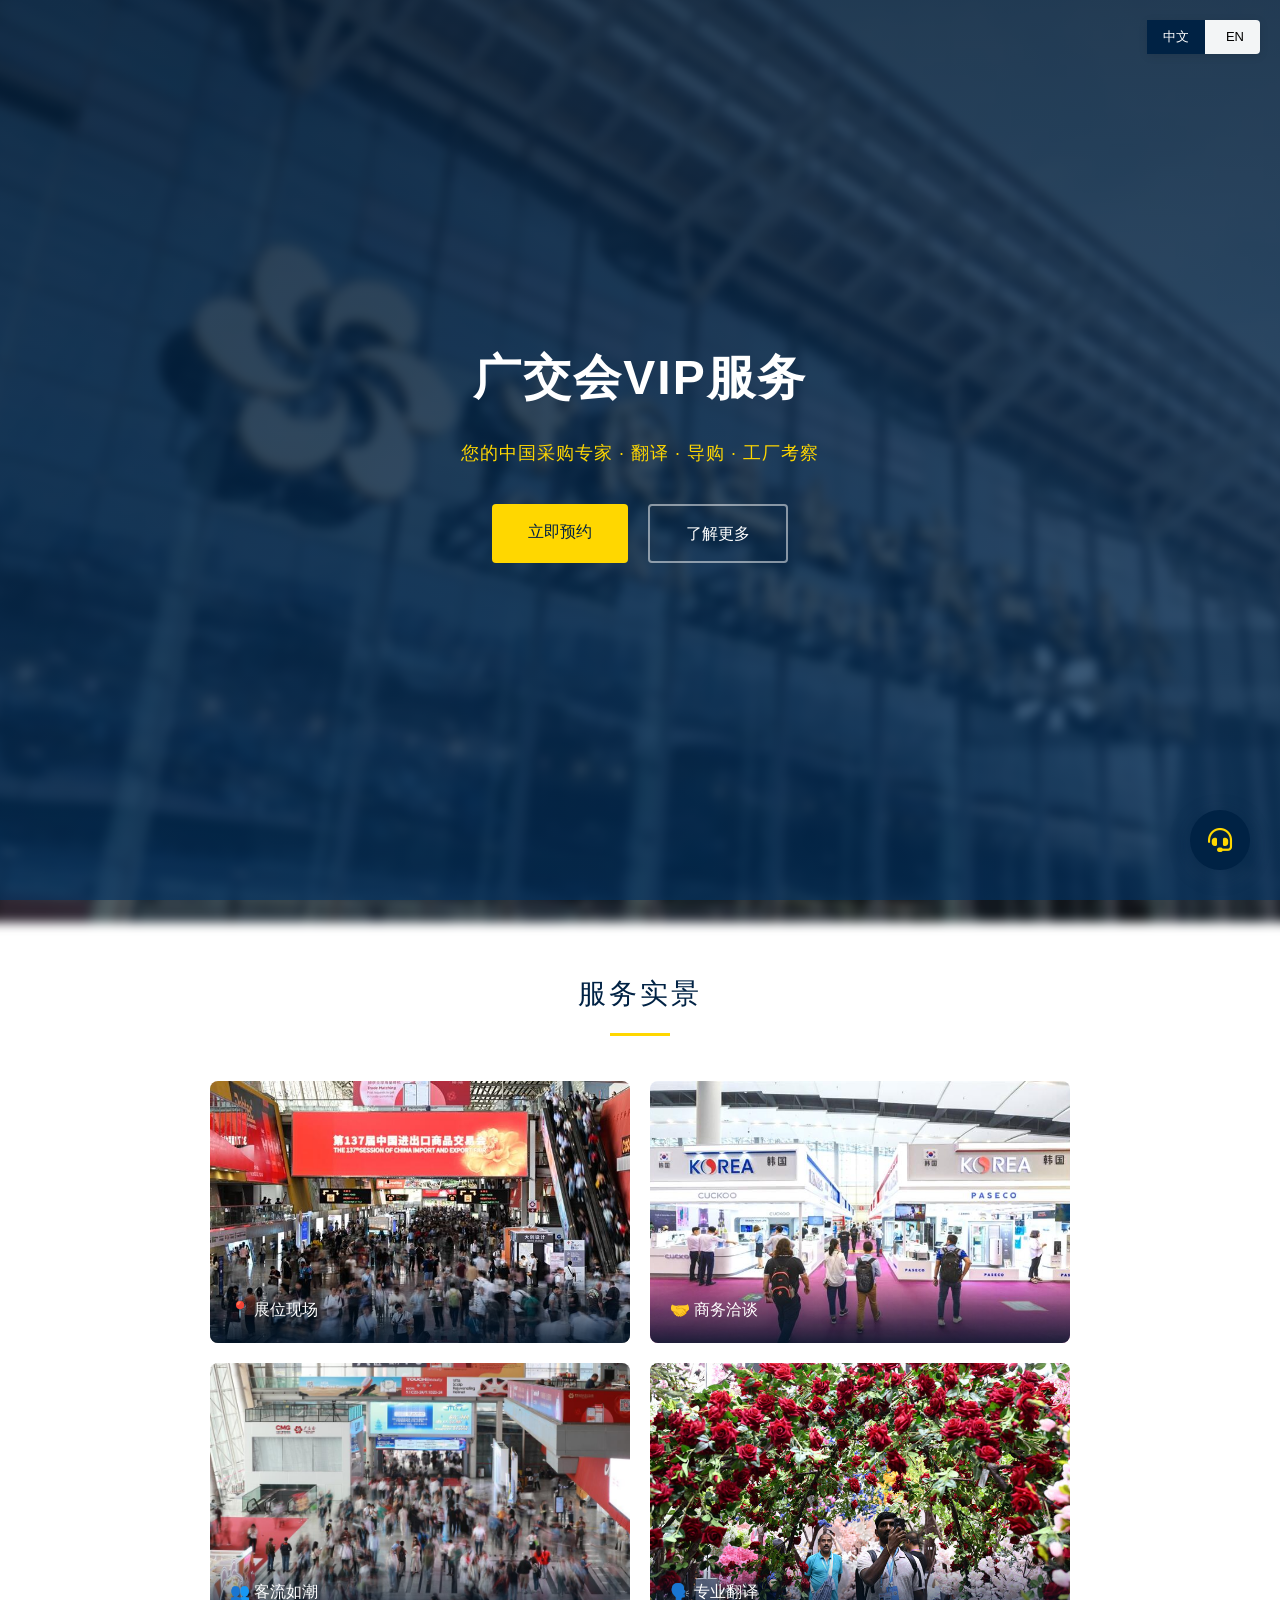
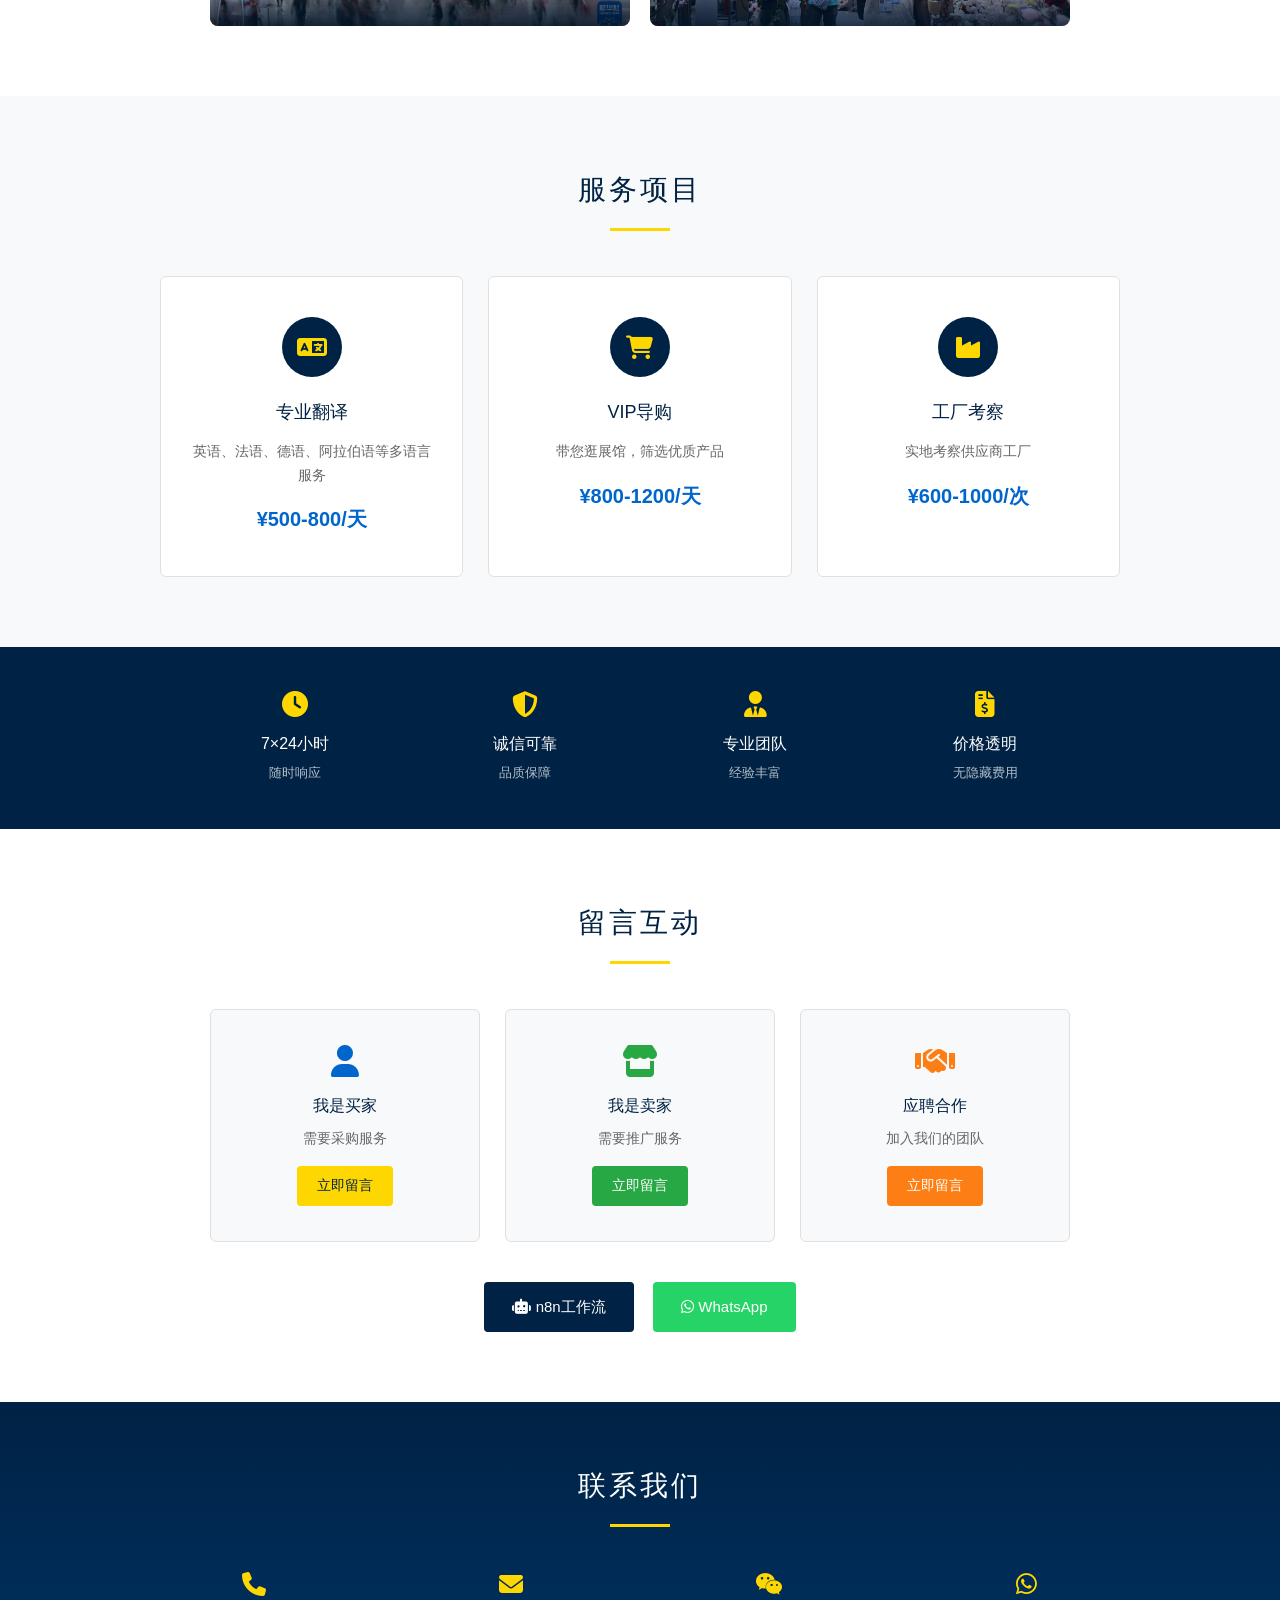
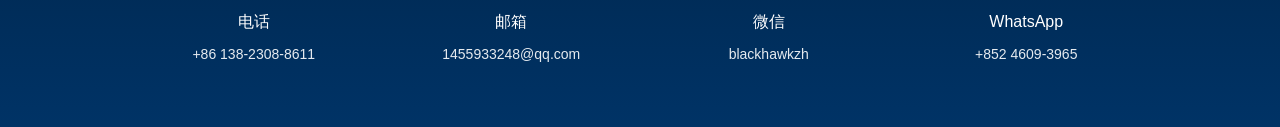
<file: index-v4.html>
<!DOCTYPE html>
<html lang="zh-CN">
<head>
    <meta charset="UTF-8">
    <meta name="viewport" content="width=device-width, initial-scale=1.0">
    <title>广交会VIP服务 - 您的中国采购专家</title>
    <link rel="stylesheet" href="https://cdnjs.cloudflare.com/ajax/libs/font-awesome/6.4.0/css/all.min.css">
    <style>
        * { margin: 0; padding: 0; box-sizing: border-box; }
        body { font-family: -apple-system, BlinkMacSystemFont, 'Segoe UI', sans-serif; line-height: 1.7; color: #1a1a1a; background: #f5f5f5; }
        
        /* Hero */
        .hero {
            position: relative;
            min-height: 100vh;
            display: flex;
            align-items: center;
            justify-content: center;
        }
        .hero-bg {
            position: absolute; top: 0; left: 0; width: 100%; height: 100%;
            background: url('images/bg.jpg') center/cover no-repeat;
            filter: blur(5px) brightness(0.7);
            transform: scale(1.05);
        }
        .hero-overlay {
            position: absolute; top: 0; left: 0; width: 100%; height: 100%;
            background: linear-gradient(180deg, rgba(0,30,60,0.75) 0%, rgba(0,50,100,0.65) 100%);
        }
        .hero-content {
            position: relative; z-index: 2; text-align: center; color: white; padding: 40px 20px; max-width: 800px;
        }
        .hero h1 { font-size: 48px; font-weight: 600; letter-spacing: 2px; margin-bottom: 20px; }
        .hero .subtitle { font-size: 18px; color: #ffd700; margin-bottom: 35px; letter-spacing: 1px; }
        
        /* Buttons */
        .btn-group { display: flex; gap: 20px; justify-content: center; }
        .btn {
            display: inline-block;
            padding: 14px 36px;
            border-radius: 4px;
            font-size: 16px;
            font-weight: 500;
            text-decoration: none;
            transition: all 0.3s;
        }
        .btn-primary {
            background: #ffd700;
            color: #002244;
        }
        .btn-primary:hover { background: #ffdd44; transform: translateY(-2px); }
        .btn-secondary {
            background: transparent;
            color: white;
            border: 2px solid rgba(255,255,255,0.5);
        }
        .btn-secondary:hover { border-color: white; background: rgba(255,255,255,0.1); }
        
        /* Section Titles */
        .section-title {
            text-align: center;
            margin-bottom: 45px;
        }
        .section-title h2 {
            font-size: 28px;
            color: #002244;
            font-weight: 500;
            letter-spacing: 3px;
        }
        .section-title .line {
            width: 60px;
            height: 3px;
            background: #ffd700;
            margin: 15px auto 0;
        }
        
        /* Gallery - 2x2 Grid */
        .gallery { padding: 70px 0; background: white; }
        .gallery-grid {
            display: grid;
            grid-template-columns: repeat(2, 1fr);
            gap: 20px;
            max-width: 900px;
            margin: 0 auto;
            padding: 0 20px;
        }
        .gallery-item {
            position: relative;
            aspect-ratio: 16/10;
            border-radius: 8px;
            overflow: hidden;
        }
        .gallery-item img { width: 100%; height: 100%; object-fit: cover; }
        .gallery-item .caption {
            position: absolute; bottom: 0; left: 0; right: 0;
            padding: 20px;
            background: linear-gradient(transparent, rgba(0,20,40,0.85));
            color: white;
            font-size: 16px;
            font-weight: 500;
        }
        
        /* Services - 3 Columns */
        .services { padding: 70px 0; background: #f8f9fa; }
        .services-grid {
            display: grid;
            grid-template-columns: repeat(3, 1fr);
            gap: 25px;
            max-width: 1000px;
            margin: 0 auto;
            padding: 0 20px;
        }
        .service-card {
            background: white;
            padding: 40px 25px;
            border-radius: 6px;
            text-align: center;
            border: 1px solid #e0e0e0;
        }
        .service-card:hover { border-color: #0066cc; box-shadow: 0 5px 20px rgba(0,0,0,0.08); }
        .service-icon {
            width: 60px; height: 60px;
            background: #002244;
            border-radius: 50%;
            display: flex; align-items: center; justify-content: center;
            margin: 0 auto 20px;
            font-size: 24px; color: #ffd700;
        }
        .service-card h3 { font-size: 18px; color: #002244; margin-bottom: 12px; font-weight: 500; }
        .service-card p { color: #666; font-size: 14px; margin-bottom: 15px; }
        .service-price { font-size: 20px; color: #0066cc; font-weight: 600; }
        
        /* Value Banner */
        .value-banner { background: #002244; padding: 45px 0; }
        .value-grid {
            display: grid;
            grid-template-columns: repeat(4, 1fr);
            gap: 20px;
            text-align: center;
            max-width: 900px;
            margin: 0 auto;
        }
        .value-item i { font-size: 26px; color: #ffd700; margin-bottom: 12px; display: block; }
        .value-item { color: white; }
        .value-item .label { font-size: 16px; font-weight: 500; }
        .value-item .sub { font-size: 13px; color: rgba(255,255,255,0.7); margin-top: 4px; }
        
        /* Interactive - 3 Columns */
        .interactive { padding: 70px 0; background: white; }
        .interactive-grid {
            display: grid;
            grid-template-columns: repeat(3, 1fr);
            gap: 25px;
            max-width: 900px;
            margin: 0 auto;
            padding: 0 20px;
        }
        .interactive-card {
            background: #f8f9fa;
            padding: 35px 20px;
            border-radius: 6px;
            text-align: center;
            border: 1px solid #e0e0e0;
            transition: all 0.3s;
        }
        .interactive-card:hover { border-color: #002244; background: white; }
        .interactive-card i { font-size: 32px; margin-bottom: 15px; }
        .interactive-card h3 { font-size: 16px; color: #002244; margin-bottom: 8px; font-weight: 500; }
        .interactive-card p { font-size: 14px; color: #666; margin-bottom: 15px; }
        
        /* Contact */
        .contact { background: linear-gradient(180deg, #002244 0%, #003366 100%); color: white; padding: 60px 0; }
        .contact-grid {
            display: grid;
            grid-template-columns: repeat(3, 1fr);
            gap: 30px;
            text-align: center;
            max-width: 800px;
            margin: 0 auto;
        }
        .contact-item i { font-size: 24px; color: #ffd700; margin-bottom: 12px; display: block; }
        .contact-item h3 { font-size: 16px; font-weight: 500; margin-bottom: 8px; }
        .contact-item p { font-size: 14px; opacity: 0.9; }
        
        /* Lang Switch */
        .lang-switch {
            position: fixed; top: 20px; right: 20px; z-index: 999;
            background: rgba(255,255,255,0.95);
            border-radius: 4px;
            box-shadow: 0 2px 10px rgba(0,0,0,0.1);
        }
        .lang-btn {
            padding: 8px 16px; border: none; background: transparent;
            cursor: pointer; font-size: 13px; font-weight: 500;
        }
        .lang-btn.active { background: #002244; color: white; }
        
        @media (max-width: 768px) {
            .hero h1 { font-size: 32px; }
            .gallery-grid, .services-grid, .interactive-grid, .contact-grid, .value-grid { grid-template-columns: 1fr; }
            .btn-group { flex-direction: column; align-items: center; }
        }
    </style>
</head>
<body>
    <!-- Lang Switch -->
    <div class="lang-switch">
        <button class="lang-btn active" onclick="setLang('zh-CN')">中文</button>
        <button class="lang-btn" onclick="setLang('en')">EN</button>
    </div>

    <!-- Hero -->
    <section class="hero">
        <div class="hero-bg"></div>
        <div class="hero-overlay"></div>
        <div class="hero-content">
            <h1 id="hero-title">广交会VIP服务</h1>
            <p class="subtitle" id="hero-subtitle">您的中国采购专家 · 翻译 · 导购 · 工厂考察</p>
            <div class="btn-group">
                <a href="#contact" class="btn btn-primary" id="cta-book">立即预约</a>
                <a href="#services" class="btn btn-secondary" id="cta-more">了解更多</a>
            </div>
        </div>
    </section>

    <!-- Gallery - 2x2 -->
    <section class="gallery">
        <div class="section-title">
            <h2>服务实景</h2>
            <div class="line"></div>
        </div>
        <div class="gallery-grid">
            <div class="gallery-item">
                <img src="images/booth.jpg" alt="展位现场">
                <div class="caption">📍 展位现场</div>
            </div>
            <div class="gallery-item">
                <img src="images/negotiation.jpg" alt="商务洽谈">
                <div class="caption">🤝 商务洽谈</div>
            </div>
            <div class="gallery-item">
                <img src="images/footflow.jpg" alt="广交会展厅">
                <div class="caption">👥 客流如潮</div>
            </div>
            <div class="gallery-item">
                <img src="images/translation.jpg" alt="翻译服务">
                <div class="caption">🗣️ 专业翻译</div>
            </div>
        </div>
    </section>

    <!-- Services - 3 Columns -->
    <section class="services" id="services">
        <div class="section-title">
            <h2>服务项目</h2>
            <div class="line"></div>
        </div>
        <div class="services-grid">
            <div class="service-card">
                <div class="service-icon"><i class="fas fa-language"></i></div>
                <h3>专业翻译</h3>
                <p>英语、法语、德语、阿拉伯语等多语言服务</p>
                <div class="service-price">¥500-800/天</div>
            </div>
            <div class="service-card">
                <div class="service-icon"><i class="fas fa-shopping-cart"></i></div>
                <h3>VIP导购</h3>
                <p>带您逛展馆，筛选优质产品</p>
                <div class="service-price">¥800-1200/天</div>
            </div>
            <div class="service-card">
                <div class="service-icon"><i class="fas fa-industry"></i></div>
                <h3>工厂考察</h3>
                <p>实地考察供应商工厂</p>
                <div class="service-price">¥600-1000/次</div>
            </div>
        </div>
    </section>

    <!-- Value Banner - 4 Columns -->
    <section class="value-banner">
        <div class="value-grid">
            <div class="value-item">
                <i class="fas fa-clock"></i>
                <div class="label">7×24小时</div>
                <div class="sub">随时响应</div>
            </div>
            <div class="value-item">
                <i class="fas fa-shield-alt"></i>
                <div class="label">诚信可靠</div>
                <div class="sub">品质保障</div>
            </div>
            <div class="value-item">
                <i class="fas fa-user-tie"></i>
                <div class="label">专业团队</div>
                <div class="sub">经验丰富</div>
            </div>
            <div class="value-item">
                <i class="fas fa-file-invoice-dollar"></i>
                <div class="label">价格透明</div>
                <div class="sub">无隐藏费用</div>
            </div>
        </div>
    </section>

    <!-- Interactive - 3 Columns + n8n -->
    <section class="interactive" id="interactive">
        <div class="section-title">
            <h2>留言互动</h2>
            <div class="line"></div>
        </div>
        <div class="interactive-grid">
            <div class="interactive-card">
                <i class="fas fa-user" style="color:#0066cc;"></i>
                <h3>我是买家</h3>
                <p>需要采购服务</p>
                <span class="btn btn-primary" style="padding:8px 20px;font-size:14px;">立即留言</span>
            </div>
            <div class="interactive-card">
                <i class="fas fa-store" style="color:#28a745;"></i>
                <h3>我是卖家</h3>
                <p>需要推广服务</p>
                <span class="btn" style="background:#28a745;color:white;padding:8px 20px;font-size:14px;">立即留言</span>
            </div>
            <div class="interactive-card">
                <i class="fas fa-handshake" style="color:#fd7e14;"></i>
                <h3>应聘合作</h3>
                <p>加入我们的团队</p>
                <span class="btn" style="background:#fd7e14;color:white;padding:8px 20px;font-size:14px;">立即留言</span>
            </div>
        </div>
        <!-- n8n & WhatsApp Buttons -->
        <div style="text-align:center;margin-top:40px;">
            <a href="https://n8n.cantonfairassist.online" target="_blank" class="btn" style="background:#002244;color:white;padding:12px 28px;font-size:15px;margin-right:15px;">
                <i class="fas fa-robot"></i> n8n工作流
            </a>
            <a href="https://wa.me/85246093965" target="_blank" class="btn" style="background:#25D366;color:white;padding:12px 28px;font-size:15px;">
                <i class="fab fa-whatsapp"></i> WhatsApp
            </a>
        </div>
    </section>

    <!-- Contact - 4 Columns -->
    <section class="contact" id="contact">
        <div class="section-title">
            <h2 style="color:white;">联系我们</h2>
            <div class="line"></div>
        </div>
        <div class="contact-grid" style="grid-template-columns:repeat(4,1fr);max-width:1000px;">
            <div class="contact-item">
                <i class="fas fa-phone"></i>
                <h3>电话</h3>
                <p>+86 138-2308-8611</p>
            </div>
            <div class="contact-item">
                <i class="fas fa-envelope"></i>
                <h3>邮箱</h3>
                <p>1455933248@qq.com</p>
            </div>
            <div class="contact-item">
                <i class="fab fa-weixin"></i>
                <h3>微信</h3>
                <p>blackhawkzh</p>
            </div>
            <div class="contact-item">
                <i class="fab fa-whatsapp"></i>
                <h3>WhatsApp</h3>
                <p>+852 4609-3965</p>
            </div>
        </div>
    </section>

    <!-- AI Chat -->
    <div id="chat-toggle-btn" onclick="toggleChat()" style="position:fixed;bottom:30px;right:30px;width:60px;height:60px;background:#002244;border-radius:50%;display:flex;align-items:center;justify-content:center;cursor:pointer;box-shadow:0 5px 20px rgba(0,34,68,0.4);z-index:9998;">
        <i class="fas fa-headset" style="color:#ffd700;font-size:24px;"></i>
    </div>
    <div id="ai-chat-widget" style="position:fixed;bottom:110px;right:30px;width:350px;max-height:420px;background:white;border-radius:8px;box-shadow:0 10px 40px rgba(0,0,0,0.15);z-index:9999;display:none;flex-direction:column;">
        <div style="background:#002244;color:white;padding:15px;border-radius:8px 8px 0 0;">
            <div style="display:flex;justify-content:space-between;align-items:center;">
                <span style="font-size:15px;font-weight:500;">🤖 AI客服</span>
                <i onclick="toggleChat()" style="cursor:pointer;font-size:16px;">✕</i>
            </div>
        </div>
        <div id="chat-messages" style="flex:1;padding:15px;overflow-y:auto;min-height:260px;"></div>
        <div style="padding:12px;border-top:1px solid #eee;display:flex;gap:8px;">
            <input id="chat-input" type="text" placeholder="请输入您的问题..." style="flex:1;padding:10px;border:1px solid #ddd;border-radius:4px;outline:none;font-size:14px;">
            <button onclick="sendMessage()" style="background:#002244;color:white;border:none;padding:10px 16px;border-radius:4px;cursor:pointer;">发送</button>
        </div>
    </div>

    <script>
        function setLang(lang) {
            document.querySelectorAll('.lang-btn').forEach(b => b.classList.remove('active'));
            event.target.classList.add('active');
            if(lang === 'en') {
                document.getElementById('hero-title').textContent = 'Canton Fair VIP Services';
                document.getElementById('hero-subtitle').textContent = 'Your China Sourcing Expert';
                document.getElementById('cta-book').textContent = 'Book Now';
                document.getElementById('cta-more').textContent = 'Learn More';
            }
        }
        function toggleChat() {
            var w = document.getElementById('ai-chat-widget');
            var b = document.getElementById('chat-toggle-btn');
            w.style.display = w.style.display === 'none' ? 'flex' : 'none';
            b.style.display = w.style.display === 'flex' ? 'none' : 'flex';
        }
        function sendMessage() {
            var input = document.getElementById('chat-input');
            var msg = input.value.trim();
            if(!msg) return;
            var msgs = document.getElementById('chat-messages');
            msgs.innerHTML += '<div style="background:#002244;color:white;padding:8px 12px;border-radius:4px;margin:8px 0;text-align:right;max-width:80%;margin-left:auto;font-size:14px;">' + msg + '</div>';
            setTimeout(function() {
                msgs.innerHTML += '<div style="background:#f0f0f0;color:#333;padding:8px 12px;border-radius:4px;margin:8px 0;max-width:80%;font-size:14px;">您好！请问有什么可以帮您？</div>';
                msgs.scrollTop = msgs.scrollHeight;
            }, 500);
            input.value = '';
        }
    </script>
</body>
</html>
</file>
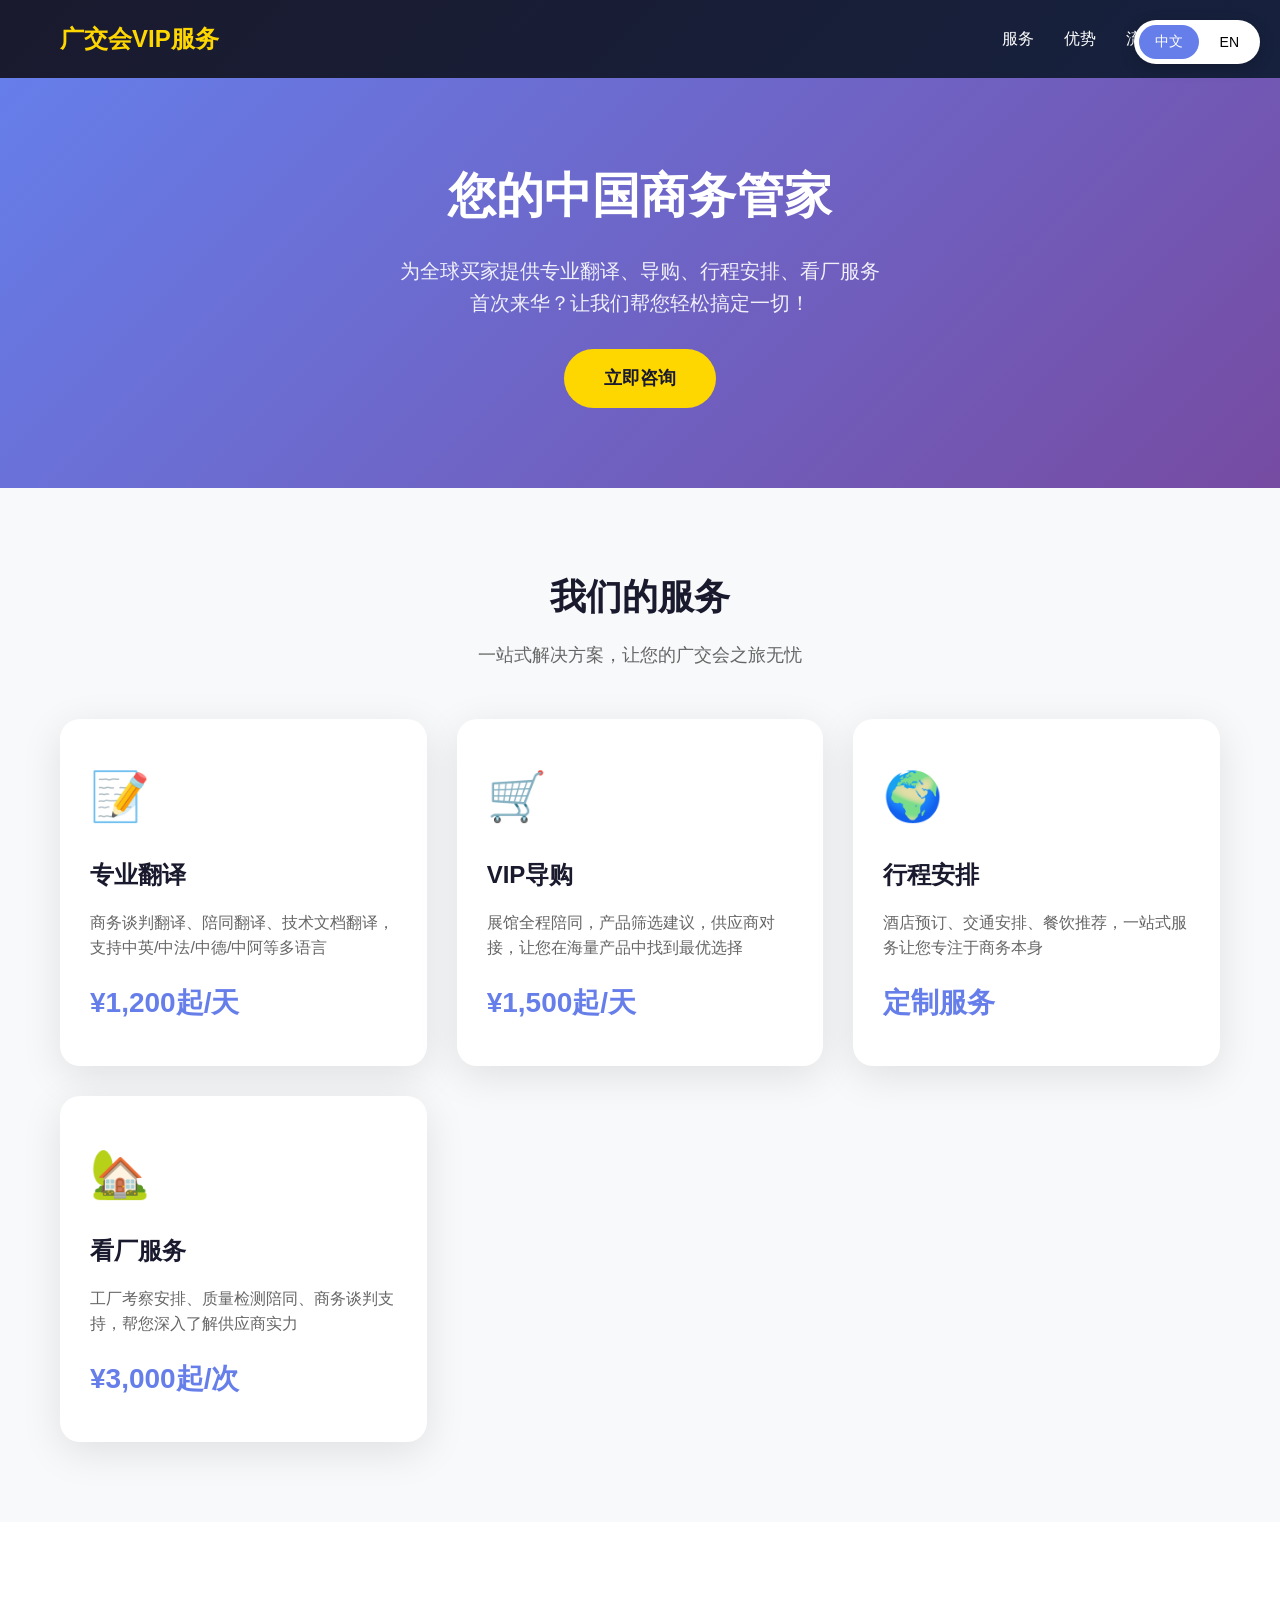
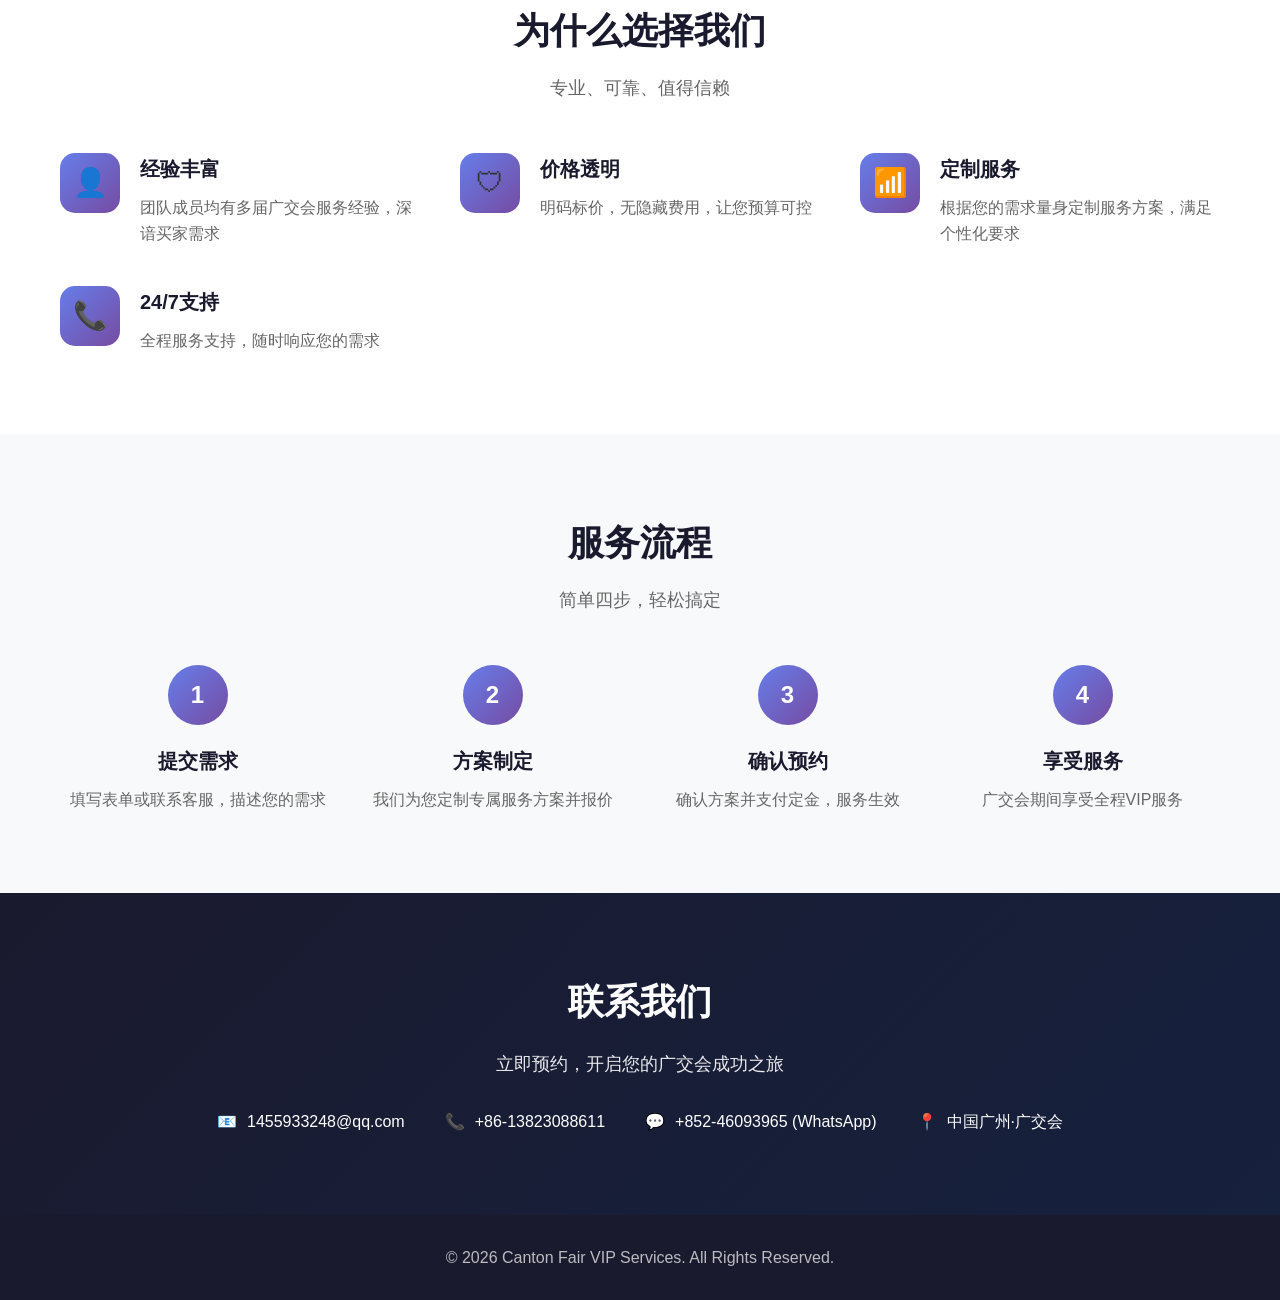
<file: index_backup.html>
<!DOCTYPE html>
<html lang="zh-CN">
<head>
    <meta charset="UTF-8">
    <meta name="viewport" content="width=device-width, initial-scale=1.0">
    <title>Canton Fair VIP Services - Your China Business Assistant</title>
    <meta name="description" content="Professional translation, shopping guide, itinerary arrangement, factory visit services for international buyers">
    <link rel="manifest" href="manifest.json">
    <style>
        * { margin: 0; padding: 0; box-sizing: border-box; }
        body { font-family: -apple-system, BlinkMacSystemFont, 'Segoe UI', Roboto, 'Helvetica Neue', Arial, sans-serif; line-height: 1.6; color: #333; }
        .container { max-width: 1200px; margin: 0 auto; padding: 0 20px; }
        
        /* Language Switcher */
        .lang-switch { position: fixed; top: 20px; right: 20px; z-index: 1000; background: white; border-radius: 25px; padding: 5px; box-shadow: 0 4px 15px rgba(0,0,0,0.2); display: flex; gap: 5px; }
        .lang-btn { padding: 8px 16px; border: none; background: transparent; cursor: pointer; border-radius: 20px; font-size: 14px; font-weight: 500; transition: all 0.3s; }
        .lang-btn.active { background: #667eea; color: white; }
        
        /* Header */
        header { background: linear-gradient(135deg, #1a1a2e 0%, #16213e 100%); color: white; padding: 20px 0; position: sticky; top: 0; z-index: 100; }
        header .container { display: flex; justify-content: space-between; align-items: center; }
        .logo { font-size: 24px; font-weight: bold; color: #ffd700; }
        nav ul { display: flex; list-style: none; gap: 30px; }
        nav a { color: white; text-decoration: none; transition: color 0.3s; }
        nav a:hover { color: #ffd700; }
        
        /* Hero */
        .hero { background: linear-gradient(135deg, #667eea 0%, #764ba2 100%); color: white; padding: 80px 0; text-align: center; }
        .hero h1 { font-size: 48px; margin-bottom: 20px; }
        .hero p { font-size: 20px; margin-bottom: 30px; opacity: 0.9; }
        .cta-button { display: inline-block; background: #ffd700; color: #1a1a2e; padding: 15px 40px; border-radius: 50px; font-size: 18px; font-weight: bold; text-decoration: none; transition: transform 0.3s, box-shadow 0.3s; }
        .cta-button:hover { transform: translateY(-3px); box-shadow: 0 10px 30px rgba(255, 215, 0, 0.4); }
        
        /* Services */
        .services { padding: 80px 0; background: #f8f9fa; }
        .section-title { text-align: center; margin-bottom: 50px; }
        .section-title h2 { font-size: 36px; color: #1a1a2e; margin-bottom: 15px; }
        .section-title p { color: #666; font-size: 18px; }
        .services-grid { display: grid; grid-template-columns: repeat(auto-fit, minmax(280px, 1fr)); gap: 30px; }
        .service-card { background: white; padding: 40px 30px; border-radius: 20px; box-shadow: 0 10px 40px rgba(0,0,0,0.1); transition: transform 0.3s; }
        .service-card:hover { transform: translateY(-10px); }
        .service-icon { font-size: 48px; margin-bottom: 20px; }
        .service-card h3 { font-size: 24px; margin-bottom: 15px; color: #1a1a2e; }
        .service-card p { color: #666; margin-bottom: 20px; }
        .service-price { font-size: 28px; color: #667eea; font-weight: bold; }
        
        /* Features */
        .features { padding: 80px 0; }
        .features-grid { display: grid; grid-template-columns: repeat(auto-fit, minmax(300px, 1fr)); gap: 40px; }
        .feature-item { display: flex; gap: 20px; }
        .feature-icon { width: 60px; height: 60px; background: linear-gradient(135deg, #667eea 0%, #764ba2 100%); border-radius: 15px; display: flex; align-items: center; justify-content: center; font-size: 28px; flex-shrink: 0; }
        .feature-item h3 { font-size: 20px; margin-bottom: 10px; color: #1a1a2e; }
        .feature-item p { color: #666; }
        
        /* Process */
        .process { padding: 80px 0; background: #f8f9fa; }
        .process-steps { display: flex; justify-content: space-between; flex-wrap: wrap; gap: 20px; }
        .step { flex: 1; min-width: 250px; text-align: center; }
        .step-number { width: 60px; height: 60px; background: linear-gradient(135deg, #667eea 0%, #764ba2 100%); color: white; border-radius: 50%; display: flex; align-items: center; justify-content: center; font-size: 24px; font-weight: bold; margin: 0 auto 20px; }
        .step h3 { font-size: 20px; margin-bottom: 10px; color: #1a1a2e; }
        .step p { color: #666; }
        
        /* Contact */
        .contact { padding: 80px 0; background: linear-gradient(135deg, #1a1a2e 0%, #16213e 100%); color: white; text-align: center; }
        .contact h2 { font-size: 36px; margin-bottom: 20px; }
        .contact p { font-size: 18px; margin-bottom: 30px; opacity: 0.9; }
        .contact-info { display: flex; justify-content: center; gap: 40px; flex-wrap: wrap; }
        .contact-item { display: flex; align-items: center; gap: 10px; font-size: 16px; }
        
        /* Footer */
        footer { background: #1a1a2e; color: white; padding: 30px 0; text-align: center; }
        footer p { opacity: 0.7; }
        
        /* Responsive */
        @media (max-width: 768px) {
            .hero h1 { font-size: 32px; }
            nav { display: none; }
            .services-grid { grid-template-columns: 1fr; }
            .lang-switch { top: 10px; right: 10px; }
            .contact-info { flex-direction: column; gap: 20px; }
        }
        
        [lang="en"] .zh { display: none; }
        [lang="zh-CN"] .en { display: none; }
    </style>
</head>
<body>
    <!-- Language Switcher -->
    <div class="lang-switch">
        <button class="lang-btn active" onclick="setLang('zh-CN')">中文</button>
        <button class="lang-btn" onclick="setLang('en')">EN</button>
    </div>

    <header>
        <div class="container">
            <div class="logo">
                <span class="zh">广交会VIP服务</span>
                <span class="en">Canton Fair VIP</span>
            </div>
            <nav>
                <ul>
                    <li><a href="#services"><span class="zh">服务</span><span class="en">Services</span></a></li>
                    <li><a href="#features"><span class="zh">优势</span><span class="en">Why Us</span></a></li>
                    <li><a href="#process"><span class="zh">流程</span><span class="en">Process</span></a></li>
                    <li><a href="#contact"><span class="zh">联系</span><span class="en">Contact</span></a></li>
                </ul>
            </nav>
        </div>
    </header>

    <section class="hero">
        <div class="container">
            <h1>
                <span class="zh">您的中国商务管家</span>
                <span class="en">Your China Business Assistant</span>
            </h1>
            <p>
                <span class="zh">为全球买家提供专业翻译、导购、行程安排、看厂服务<br>首次来华？让我们帮您轻松搞定一切！</span>
                <span class="en">Professional translation, shopping guide, itinerary & factory visit services<br>First time in China? Let us help you with everything!</span>
            </p>
            <a href="#contact" class="cta-button">
                <span class="zh">立即咨询</span>
                <span class="en">Contact Now</span>
            </a>
        </div>
    </section>

    <section class="services" id="services">
        <div class="container">
            <div class="section-title">
                <h2>
                    <span class="zh">我们的服务</span>
                    <span class="en">Our Services</span>
                </h2>
                <p>
                    <span class="zh">一站式解决方案，让您的广交会之旅无忧</span>
                    <span class="en">One-stop solutions for your Canton Fair trip</span>
                </p>
            </div>
            <div class="services-grid">
                <div class="service-card">
                    <div class="service-icon">&#128221;</div>
                    <h3>
                        <span class="zh">专业翻译</span>
                        <span class="en">Professional Translation</span>
                    </h3>
                    <p>
                        <span class="zh">商务谈判翻译、陪同翻译、技术文档翻译，支持中英/中法/中德/中阿等多语言</span>
                        <span class="en">Business negotiation, accompanying translation, technical docs in Chinese-English/French/German/Arabic & more</span>
                    </p>
                    <div class="service-price">
                        <span class="zh">¥1,200起/天</span>
                        <span class="en">From ¥1,200/day</span>
                    </div>
                </div>
                <div class="service-card">
                    <div class="service-icon">&#128722;</div>
                    <h3>
                        <span class="zh">VIP导购</span>
                        <span class="en">VIP Shopping Guide</span>
                    </h3>
                    <p>
                        <span class="zh">展馆全程陪同，产品筛选建议，供应商对接，让您在海量产品中找到最优选择</span>
                        <span class="en">Full exhibition accompany, product selection advice, supplier matching - find the best choice!</span>
                    </p>
                    <div class="service-price">
                        <span class="zh">¥1,500起/天</span>
                        <span class="en">From ¥1,500/day</span>
                    </div>
                </div>
                <div class="service-card">
                    <div class="service-icon">&#127757;</div>
                    <h3>
                        <span class="zh">行程安排</span>
                        <span class="en">Itinerary Planning</span>
                    </h3>
                    <p>
                        <span class="zh">酒店预订、交通安排、餐饮推荐，一站式服务让您专注于商务本身</span>
                        <span class="en">Hotel booking, transport, dining recommendations - focus on business!</span>
                    </p>
                    <div class="service-price">
                        <span class="zh">定制服务</span>
                        <span class="en">Custom Service</span>
                    </div>
                </div>
                <div class="service-card">
                    <div class="service-icon">&#127969;</div>
                    <h3>
                        <span class="zh">看厂服务</span>
                        <span class="en">Factory Visit</span>
                    </h3>
                    <p>
                        <span class="zh">工厂考察安排、质量检测陪同、商务谈判支持，帮您深入了解供应商实力</span>
                        <span class="en">Factory visits, quality inspection, negotiation support - know your suppliers!</span>
                    </p>
                    <div class="service-price">
                        <span class="zh">¥3,000起/次</span>
                        <span class="en">From ¥3,000/visit</span>
                    </div>
                </div>
            </div>
        </div>
    </section>

    <section class="features" id="features">
        <div class="container">
            <div class="section-title">
                <h2>
                    <span class="zh">为什么选择我们</span>
                    <span class="en">Why Choose Us</span>
                </h2>
                <p>
                    <span class="zh">专业、可靠、值得信赖</span>
                    <span class="en">Professional, Reliable, Trustworthy</span>
                </p>
            </div>
            <div class="features-grid">
                <div class="feature-item">
                    <div class="feature-icon">&#128100;</div>
                    <div>
                        <h3>
                            <span class="zh">经验丰富</span>
                            <span class="en">Experienced Team</span>
                        </h3>
                        <p>
                            <span class="zh">团队成员均有多届广交会服务经验，深谙买家需求</span>
                            <span class="en">Years of Canton Fair experience, understand buyer needs deeply</span>
                        </p>
                    </div>
                </div>
                <div class="feature-item">
                    <div class="feature-icon">&#128737;</div>
                    <div>
                        <h3>
                            <span class="zh">价格透明</span>
                            <span class="en">Transparent Pricing</span>
                        </h3>
                        <p>
                            <span class="zh">明码标价，无隐藏费用，让您预算可控</span>
                            <span class="en">Clear pricing, no hidden fees, budget control</span>
                        </p>
                    </div>
                </div>
                <div class="feature-item">
                    <div class="feature-icon">&#128246;</div>
                    <div>
                        <h3>
                            <span class="zh">定制服务</span>
                            <span class="en">Customized Service</span>
                        </h3>
                        <p>
                            <span class="zh">根据您的需求量身定制服务方案，满足个性化要求</span>
                            <span class="en">Tailor-made service plans for your specific needs</span>
                        </p>
                    </div>
                </div>
                <div class="feature-item">
                    <div class="feature-icon">&#128222;</div>
                    <div>
                        <h3>
                            <span class="zh">24/7支持</span>
                            <span class="en">24/7 Support</span>
                        </h3>
                        <p>
                            <span class="zh">全程服务支持，随时响应您的需求</span>
                            <span class="en">Full service support, always ready for your needs</span>
                        </p>
                    </div>
                </div>
            </div>
        </div>
    </section>

    <section class="process" id="process">
        <div class="container">
            <div class="section-title">
                <h2>
                    <span class="zh">服务流程</span>
                    <span class="en">Service Process</span>
                </h2>
                <p>
                    <span class="zh">简单四步，轻松搞定</span>
                    <span class="en">Four simple steps</span>
                </p>
            </div>
            <div class="process-steps">
                <div class="step">
                    <div class="step-number">1</div>
                    <h3>
                        <span class="zh">提交需求</span>
                        <span class="en">Submit Request</span>
                    </h3>
                    <p>
                        <span class="zh">填写表单或联系客服，描述您的需求</span>
                        <span class="en">Fill form or contact us, describe your needs</span>
                    </p>
                </div>
                <div class="step">
                    <div class="step-number">2</div>
                    <h3>
                        <span class="zh">方案制定</span>
                        <span class="en">Custom Plan</span>
                    </h3>
                    <p>
                        <span class="zh">我们为您定制专属服务方案并报价</span>
                        <span class="en">We create a custom service plan and quote</span>
                    </p>
                </div>
                <div class="step">
                    <div class="step-number">3</div>
                    <h3>
                        <span class="zh">确认预约</span>
                        <span class="en">Confirm & Book</span>
                    </h3>
                    <p>
                        <span class="zh">确认方案并支付定金，服务生效</span>
                        <span class="en">Confirm plan and pay deposit, service starts</span>
                    </p>
                </div>
                <div class="step">
                    <div class="step-number">4</div>
                    <h3>
                        <span class="zh">享受服务</span>
                        <span class="en">Enjoy Service</span>
                    </h3>
                    <p>
                        <span class="zh">广交会期间享受全程VIP服务</span>
                        <span class="en">Enjoy full VIP service during Canton Fair</span>
                    </p>
                </div>
            </div>
        </div>
    </section>

    <section class="contact" id="contact">
        <div class="container">
            <h2>
                <span class="zh">联系我们</span>
                <span class="en">Contact Us</span>
            </h2>
            <p>
                <span class="zh">立即预约，开启您的广交会成功之旅</span>
                <span class="en">Book now, start your successful Canton Fair journey</span>
            </p>
            <div class="contact-info">
                <div class="contact-item">
                    <span>&#128231;</span>
                    <span>1455933248@qq.com</span>
                </div>
                <div class="contact-item">
                    <span>&#128222;</span>
                    <span>+86-13823088611</span>
                </div>
                <div class="contact-item">
                    <span>&#128172;</span>
                    <span>+852-46093965 (WhatsApp)</span>
                </div>
                <div class="contact-item">
                    <span>&#128205;</span>
                    <span>
                        <span class="zh">中国广州·广交会</span>
                        <span class="en">Guangzhou, China · Canton Fair</span>
                    </span>
                </div>
            </div>
        </div>
    </section>

    <footer>
        <div class="container">
            <p>&copy; 2026 Canton Fair VIP Services. All Rights Reserved.</p>
        </div>
    </footer>

    <script>
        function setLang(lang) {
            document.documentElement.lang = lang;
            document.querySelectorAll('.lang-btn').forEach(btn => {
                btn.classList.remove('active');
            });
            event.target.classList.add('active');
            localStorage.setItem('preferred-lang', lang);
        }
        
        // Load saved language preference
        const savedLang = localStorage.getItem('preferred-lang');
        if (savedLang) {
            setLang(savedLang);
            document.querySelectorAll('.lang-btn').forEach(btn => {
                if ((savedLang === 'zh-CN' && btn.textContent === '中文') || 
                    (savedLang === 'en' && btn.textContent === 'EN')) {
                    btn.classList.add('active');
                } else {
                    btn.classList.remove('active');
                }
            });
        }
    </script>
</body>
</html>
</file>
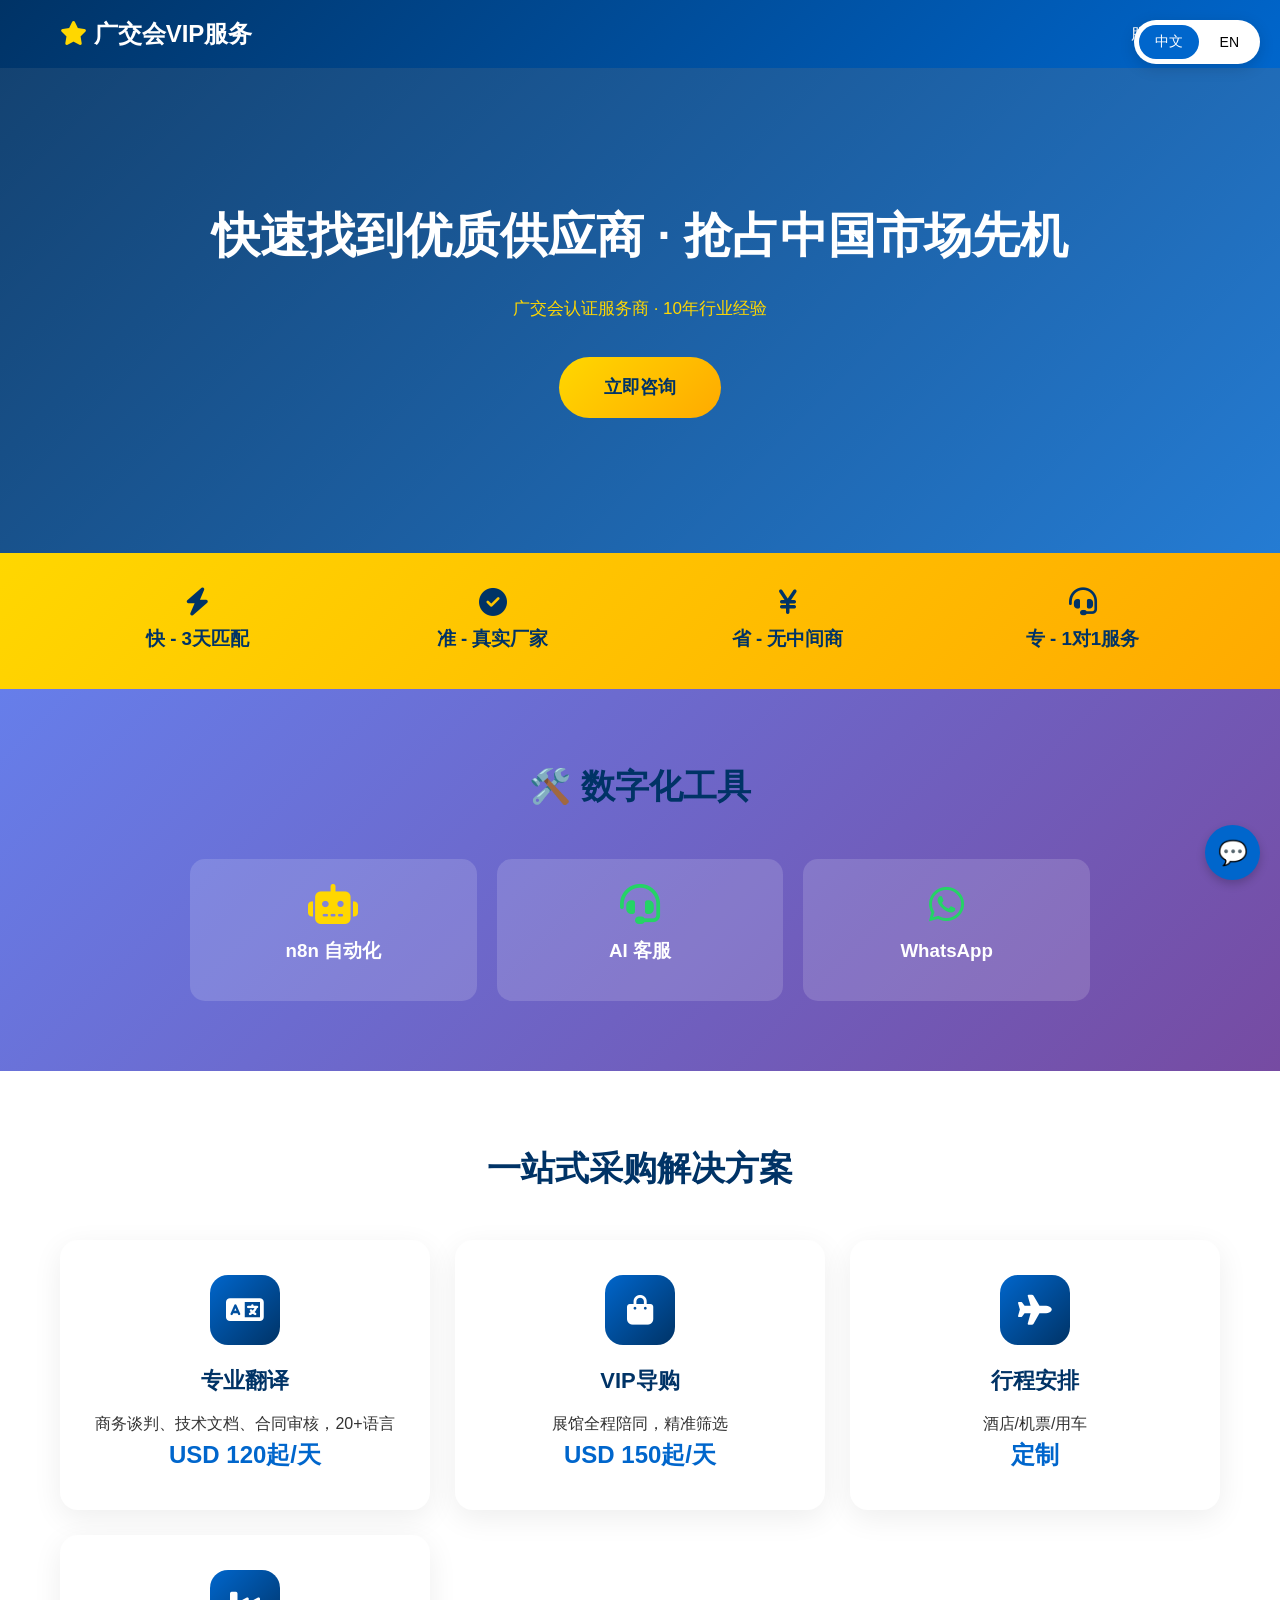
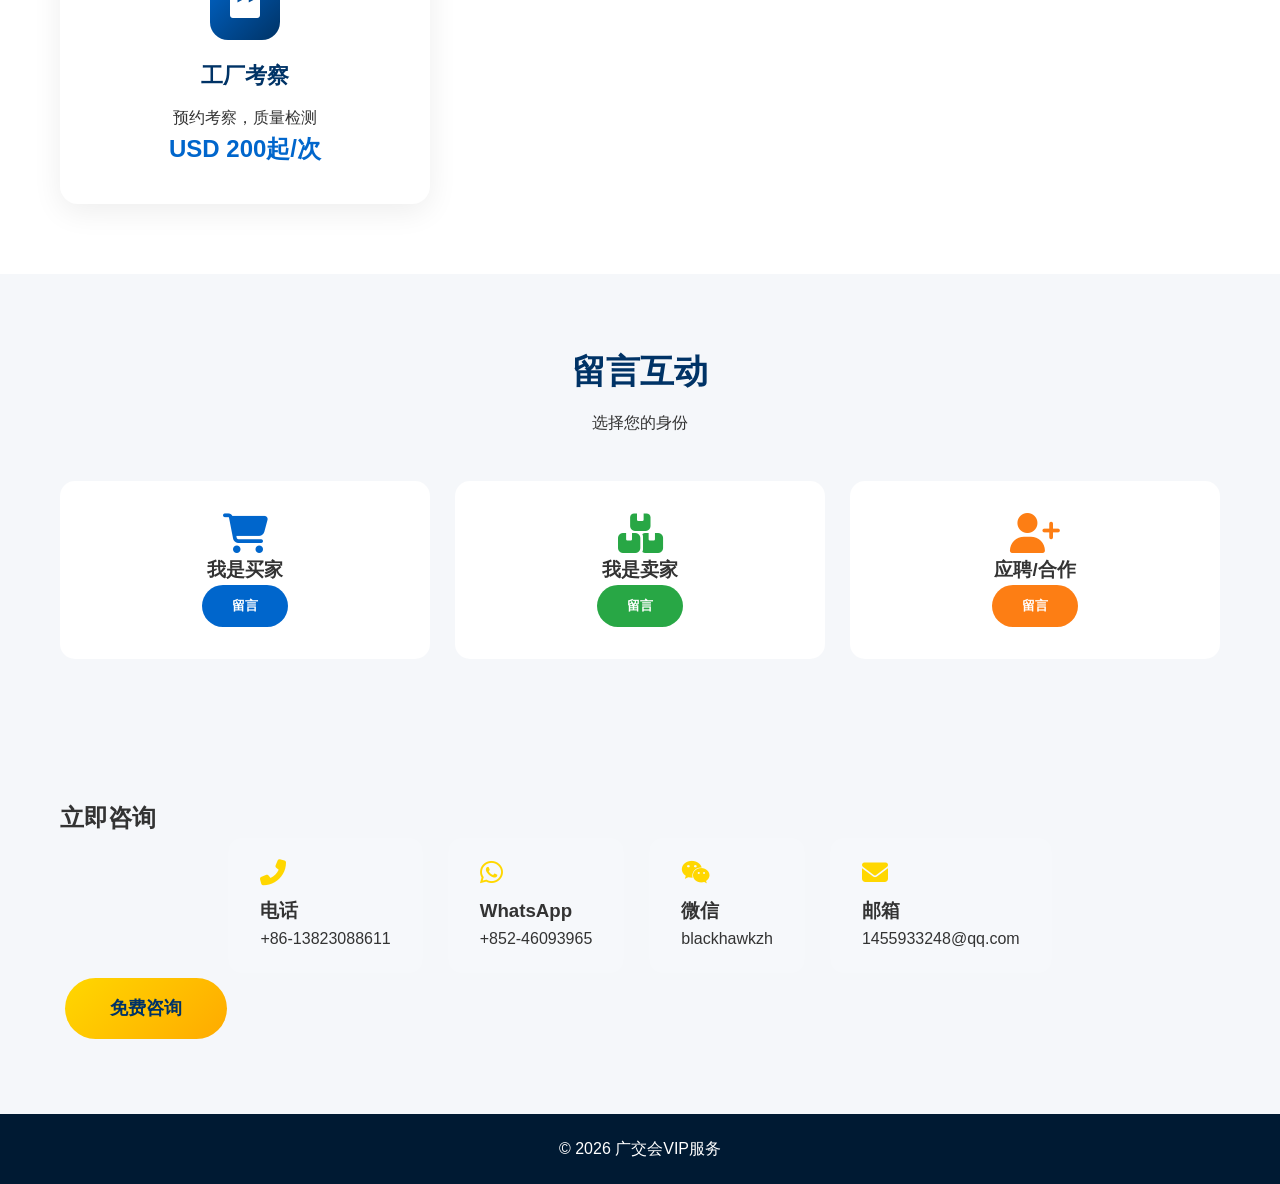
<file: simple-index.html>
<!DOCTYPE html>
<html lang="zh-CN">
<head>
    <meta charset="UTF-8">
    <meta name="viewport" content="width=device-width, initial-scale=1.0">
    <title>广交会VIP服务 - 您的中国采购专家</title>
    <link rel="stylesheet" href="https://cdnjs.cloudflare.com/ajax/libs/font-awesome/6.4.0/css/all.min.css">
    <style>
        * { margin: 0; padding: 0; box-sizing: border-box; }
        body { font-family: -apple-system, BlinkMacSystemFont, sans-serif; line-height: 1.6; color: #333; background: #f5f7fa; }
        .container { max-width: 1200px; margin: 0 auto; padding: 0 20px; }
        .lang-switch { position: fixed; top: 20px; right: 20px; z-index: 1000; background: white; border-radius: 25px; padding: 5px; box-shadow: 0 4px 15px rgba(0,0,0,0.15); display: flex; gap: 5px; }
        .lang-btn { padding: 8px 16px; border: none; background: transparent; cursor: pointer; border-radius: 20px; font-size: 14px; font-weight: 500; }
        .lang-btn.active { background: #0066cc; color: white; }
        header { background: linear-gradient(135deg, #003366 0%, #0066cc 100%); color: white; padding: 15px 0; position: sticky; top: 0; z-index: 100; }
        header .container { display: flex; justify-content: space-between; align-items: center; }
        .logo { font-size: 24px; font-weight: bold; }
        .logo i { color: #ffd700; }
        nav ul { display: flex; list-style: none; gap: 25px; }
        nav a { color: white; text-decoration: none; font-weight: 500; }
        nav a:hover { color: #ffd700; }
        .hero { background: linear-gradient(135deg, rgba(0,51,102,0.92) 0%, rgba(0,102,204,0.85) 100%), url('https://images.unsplash.com/photo-1566073771259-6a8506099945?w=1920'); color: white; padding: 130px 0; text-align: center; }
        .hero h1 { font-size: 48px; margin-bottom: 20px; }
        .hero .subtitle { font-size: 17px; margin-bottom: 30px; color: #ffd700; }
        .cta-button { display: inline-block; background: linear-gradient(135deg, #ffd700, #ffaa00); color: #003366; padding: 16px 45px; border-radius: 50px; font-size: 18px; font-weight: bold; text-decoration: none; margin: 5px; }
        .value-banner { background: linear-gradient(135deg, #ffd700, #ffaa00); padding: 35px 0; }
        .value-grid { display: grid; grid-template-columns: repeat(auto-fit, minmax(150px, 1fr)); gap: 20px; text-align: center; }
        .value-item { color: #003366; }
        .value-item i { font-size: 28px; margin-bottom: 8px; }
        .services, .features, .interactive, .process, .testimonials, .contact { padding: 70px 0; }
        .services, .testimonials { background: white; }
        .features, .process { background: #f5f7fa; }
        .section-title { text-align: center; margin-bottom: 45px; }
        .section-title h2 { font-size: 34px; color: #003366; margin-bottom: 12px; }
        .services-grid { display: grid; grid-template-columns: repeat(auto-fit, minmax(280px, 1fr)); gap: 25px; }
        .service-card { background: white; padding: 35px 25px; border-radius: 18px; box-shadow: 0 8px 30px rgba(0,0,0,0.07); text-align: center; }
        .service-icon { width: 70px; height: 70px; background: linear-gradient(135deg, #0066cc, #003366); border-radius: 18px; display: flex; align-items: center; justify-content: center; font-size: 30px; margin: 0 auto 18px; color: white; }
        .service-card h3 { font-size: 22px; color: #003366; margin-bottom: 12px; }
        .service-price { font-size: 24px; color: #0066cc; font-weight: bold; }
        .features-grid { display: grid; grid-template-columns: repeat(auto-fit, minmax(280px, 1fr)); gap: 25px; }
        .feature-item { display: flex; gap: 18px; background: white; padding: 22px; border-radius: 14px; }
        .feature-icon { width: 55px; height: 55px; background: linear-gradient(135deg, #0066cc, #004488); border-radius: 50%; display: flex; align-items: center; justify-content: center; color: white; font-size: 22px; }
        .interactive-grid { display: grid; grid-template-columns: repeat(3, 1fr); gap: 25px; }
        .interactive-card { background: white; padding: 30px; border-radius: 15px; text-align: center; cursor: pointer; transition: all 0.3s; border: 2px solid transparent; }
        .interactive-card:hover { border-color: #0066cc; transform: translateY(-5px); }
        .btn { display: inline-block; padding: 12px 30px; border-radius: 25px; text-decoration: none; font-weight: 600; color: white; cursor: pointer; border: none; }
        .btn-buyer { background: #0066cc; }
        .btn-seller { background: #28a745; }
        .btn-partner { background: #fd7e14; }
        .media-grid { display: grid; grid-template-columns: repeat(auto-fit, minmax(100px, 1fr)); gap: 12px; }
        .media-link { display: flex; flex-direction: column; align-items: center; padding: 20px; border-radius: 12px; text-decoration: none; color: white; }
        .media-whatsapp { background: #25d366; }
        .contact-cards { display: flex; justify-content: center; gap: 25px; flex-wrap: wrap; }
        .contact-card { background: rgba(255,255,255,0.1); padding: 22px 32px; border-radius: 14px; }
        .contact-card i { font-size: 26px; margin-bottom: 10px; color: #ffd700; }
        footer { background: #001a33; color: white; padding: 22px 0; text-align: center; }
        [lang="en"] .zh { display: none; }
        [lang="zh-CN"] .en { display: none; }
        #ai-chat-widget { display: none; position: fixed; bottom: 90px; right: 20px; width: 350px; height: 450px; background: #fff; border-radius: 15px; box-shadow: 0 5px 25px rgba(0,0,0,0.15); z-index: 99999; }
        #ai-chat-widget.show { display: block; }
        #chat-toggle-btn { position: fixed; bottom: 20px; right: 20px; width: 55px; height: 55px; background: #0066cc; border-radius: 50%; border: none; cursor: pointer; font-size: 24px; z-index: 99999; box-shadow: 0 4px 10px rgba(0,0,0,0.2); }
        .chat-header { background: linear-gradient(135deg, #667eea, #764ba2); color: #fff; padding: 15px; font-weight: bold; display: flex; justify-content: space-between; cursor: pointer; }
        .chat-messages { height: 300px; overflow-y: auto; padding: 15px; background: #f9f9f9; }
        .chat-input { display: flex; padding: 10px; border-top: 1px solid #ddd; background: #fff; }
        .chat-input input { flex: 1; padding: 10px; border: 1px solid #ddd; border-radius: 5px; }
        .chat-input button { padding: 10px 20px; background: #0066cc; color: #fff; border: none; border-radius: 5px; margin-left: 10px; cursor: pointer; }
        #message-modal { position: fixed; top: 0; left: 0; width: 100%; height: 100%; background: rgba(0,0,0,0.5); z-index: 99999; display: none; align-items: center; justify-content: center; }
        #message-modal.show { display: flex; }
        .modal-content { background: white; padding: 30px; border-radius: 15px; width: 90%; max-width: 400px; }
    </style>
</head>
<body>
    <div class="lang-switch">
        <button class="lang-btn active" onclick="setLang('zh-CN')">中文</button>
        <button class="lang-btn" onclick="setLang('en')">EN</button>
    </div>
    <header><div class="container"><div class="logo"><i class="fas fa-star"></i> <span class="zh">广交会VIP服务</span><span class="en">Canton Fair VIP</span></div><nav><ul><li><a href="#services">服务</a></li><li><a href="#contact">联系</a></li></nav></div></header>
    <section class="hero"><div class="container"><h1>快速找到优质供应商 · 抢占中国市场先机</h1><p class="subtitle">广交会认证服务商 · 10年行业经验</p><a href="#contact" class="cta-button">立即咨询</a></div></section>
    <section class="value-banner"><div class="container"><div class="value-grid"><div class="value-item"><i class="fas fa-bolt"></i><h3>快 - 3天匹配</h3></div><div class="value-item"><i class="fas fa-check-circle"></i><h3>准 - 真实厂家</h3></div><div class="value-item"><i class="fas fa-yen-sign"></i><h3>省 - 无中间商</h3></div><div class="value-item"><i class="fas fa-headset"></i><h3>专 - 1对1服务</h3></div></div></div></section>
    <section class="interactive" style="background: linear-gradient(135deg, #667eea, #764ba2); color: white;">
        <div class="container">
            <div class="section-title"><h2>🛠️ 数字化工具</h2></div>
            <div style="display: grid; grid-template-columns: repeat(3, 1fr); gap: 20px; max-width: 900px; margin: 0 auto;">
                <a href="https://n8n.cantonfairassist.online" target="_blank" style="text-decoration: none; color: white; background: rgba(255,255,255,0.15); padding: 25px; border-radius: 15px; text-align: center; display: block;">
                    <i class="fas fa-robot" style="font-size: 40px; color: #ffd700;"></i>
                    <h3 style="margin: 10px 0;">n8n 自动化</h3>
                </a>
                <div onclick="toggleChat()" style="cursor: pointer; background: rgba(255,255,255,0.15); padding: 25px; border-radius: 15px; text-align: center;">
                    <i class="fas fa-headset" style="font-size: 40px; color: #25d366;"></i>
                    <h3 style="margin: 10px 0;">AI 客服</h3>
                </div>
                <a href="https://wa.me/85246093965" target="_blank" style="text-decoration: none; color: white; background: rgba(255,255,255,0.15); padding: 25px; border-radius: 15px; text-align: center; display: block;">
                    <i class="fab fa-whatsapp" style="font-size: 40px; color: #25d366;"></i>
                    <h3 style="margin: 10px 0;">WhatsApp</h3>
                </a>
            </div>
        </div>
    </section>
    <section class="services" id="services"><div class="container"><div class="section-title"><h2>一站式采购解决方案</h2></div><div class="services-grid"><div class="service-card"><div class="service-icon"><i class="fas fa-language"></i></div><h3>专业翻译</h3><p>商务谈判、技术文档、合同审核，20+语言</p><div class="service-price">USD 120起/天</div></div><div class="service-card"><div class="service-icon"><i class="fas fa-shopping-bag"></i></div><h3>VIP导购</h3><p>展馆全程陪同，精准筛选</p><div class="service-price">USD 150起/天</div></div><div class="service-card"><div class="service-icon"><i class="fas fa-plane"></i></div><h3>行程安排</h3><p>酒店/机票/用车</p><div class="service-price">定制</div></div><div class="service-card"><div class="service-icon"><i class="fas fa-industry"></i></div><h3>工厂考察</h3><p>预约考察，质量检测</p><div class="service-price">USD 200起/次</div></div></div></div></section>
    <section class="interactive"><div class="container"><div class="section-title"><h2>留言互动</h2><p>选择您的身份</p></div><div class="interactive-grid"><div class="interactive-card" onclick="showMessageForm()"><i class="fas fa-shopping-cart" style="font-size:40px;color:#0066cc;"></i><h3>我是买家</h3><button class="btn btn-buyer">留言</button></div><div class="interactive-card" onclick="showMessageForm()"><i class="fas fa-boxes" style="font-size:40px;color:#28a745;"></i><h3>我是卖家</h3><button class="btn btn-seller">留言</button></div><div class="interactive-card" onclick="showMessageForm()"><i class="fas fa-user-plus" style="font-size:40px;color:#fd7e14;"></i><h3>应聘/合作</h3><button class="btn btn-partner">留言</button></div></div></div></section>
    <section class="contact" id="contact"><div class="container"><h2>立即咨询</h2><div class="contact-cards"><div class="contact-card"><i class="fas fa-phone-alt"></i><h3>电话</h3><p>+86-13823088611</p></div><div class="contact-card"><i class="fab fa-whatsapp"></i><h3>WhatsApp</h3><p>+852-46093965</p></div><div class="contact-card"><i class="fab fa-weixin"></i><h3>微信</h3><p>blackhawkzh</p></div><div class="contact-card"><i class="fas fa-envelope"></i><h3>邮箱</h3><p>1455933248@qq.com</p></div></div><a href="mailto:1455933248@qq.com" class="cta-button">免费咨询</a></div></section>
    <footer><div class="container"><p>© 2026 广交会VIP服务</p></div></footer>
    
    <!-- AI Chat -->
    <div id="ai-chat-widget">
      <div class="chat-header" onclick="toggleChat()">
        <span>💬 AI客服</span>
        <span onclick="toggleChat()">✕</span>
      </div>
      <div class="chat-messages" id="chat-messages">
        <div style="background:#fff;padding:12px;border-radius:12px;margin-bottom:10px;">👋 您好！欢迎咨询广交会VIP服务！<br><br>请告诉我您的需求</div>
      </div>
      <div class="chat-input">
        <input type="text" id="chat-input" placeholder="请输入问题..." onkeyup="if(event.key==='Enter')sendMessage()">
        <button onclick="sendMessage()">发送</button>
      </div>
    </div>
    <button id="chat-toggle-btn" onclick="toggleChat()">💬</button>
    
    <!-- Message Modal -->
    <div id="message-modal">
        <div class="modal-content">
            <h3 style="color:#003366;margin-bottom:20px;">💬 留言给我们</h3>
            <input type="text" id="msg-name" placeholder="您的姓名（选填）" style="width:100%;padding:12px;margin-bottom:15px;border:1px solid #ddd;border-radius:8px;">
            <input type="text" id="msg-contact" placeholder="联系方式（必填）*" style="width:100%;padding:12px;margin-bottom:15px;border:1px solid #ddd;border-radius:8px;">
            <textarea id="msg-content" placeholder="请输入留言内容..." rows="4" style="width:100%;padding:12px;margin-bottom:15px;border:1px solid #ddd;border-radius:8px;resize:none;"></textarea>
            <div style="display:flex;gap:10px;">
                <button onclick="submitMessage()" style="flex:1;padding:12px;background:#0066cc;color:white;border:none;border-radius:8px;cursor:pointer;">提交</button>
                <button onclick="closeMessageForm()" style="flex:1;padding:12px;background:#ccc;color:#333;border:none;border-radius:8px;cursor:pointer;">取消</button>
            </div>
        </div>
    </div>

    <script>
    // AI客服知识库
    var responses = {
        "玩具": "🧸 玩具产品在第二期（4月23-27日），位于B区展馆。",
        "电子": "📱 电子产品在第一期（4月15-19日），位于A区展馆。",
        "家电": "📺 家电产品在第一期（4月15-19日），位于A区展馆。",
        "机械": "⚙️ 机械产品在第一期（4月15-19日），位于A区展馆。",
        "建材": "🏗️ 建材产品在第一期（4月15-19日），位于A区展馆。",
        "陶瓷": "🏺 陶瓷产品在第二期（4月23-27日），位于B区展馆。",
        "家居": "🏠 家居产品在第二期（4月23-27日），位于B区展馆。",
        "礼品": "🎁 礼品产品在第二期（4月23-27日），位于B区展馆。",
        "服装": "👔 服装产品在第二期和第三期，位于C区展馆。",
        "纺织": "🧵 纺织产品在第二期和第三期，位于C区展馆。",
        "食品": "🍜 食品产品在第三期（4月底-5月初），位于D区展馆。",
        "医药": "💊 医药产品在第三期（4月底-5月初），位于D区展馆。",
        "春交会": "📅 2026年春交会: 4月15日-5月5日。",
        "秋交会": "📅 2026年秋交会: 10月15日-11月4日。",
        "展馆": "📍 广州琶洲国际会展中心，地铁8号线琶洲站。",
        "琶洲": "📍 广州琶洲国际会展中心，地铁8号线琶洲站。",
        "定制行程": "好的！请告诉我您的到达日期和需要的服务",
        "行程安排": "好的！请告诉我您的到达日期和需要的服务",
        "去广州": "✈️ 请告诉我您的出发城市和日期",
        "机票": "✈️ 请告诉我出发城市和日期",
        "酒店": "🏨 琶洲附近推荐：香格里拉、保利洲际",
        "翻译": "🗣️ 500-800元/天，加微信: blackhawkzh",
        "导购": "🛒 800-1200元/天，加微信: blackhawkzh",
        "工厂": "🏭 600-1000元/次，加微信: blackhawkzh",
        "价格": "💰 翻译500-800元，导购800-1200元，工厂600-1000元",
        "联系": "📞 微信: blackhawkzh, WhatsApp: +852-46093965",
        "微信": "📞 微信: blackhawkzh",
        "whatsapp": "📞 WhatsApp: +852-46093965",
        "官方": "✅ 广交会认证服务商，10年行业经验",
        "靠谱": "✅ 广交会认证服务商，10年行业经验",
        "预约": "📞 请加微信: blackhawkzh",
        "你好": "👋 您好！欢迎咨询广交会VIP服务！",
        "谢谢": "😊 不客气！祝您广交会之行顺利！"
    };
    
    function getAnswer(q) {
        if (!q) return "您好！请告诉我您想咨询什么？";
        q = q.toLowerCase();
        var keys = Object.keys(responses).sort(function(a, b) { return b.length - a.length; });
        for (var i = 0; i < keys.length; i++) {
            if (q.indexOf(keys[i].toLowerCase()) !== -1) return responses[keys[i]];
        }
        return "感谢咨询！请告诉我您需要什么服务？";
    }
    
    function toggleChat() {
        var widget = document.getElementById('ai-chat-widget');
        var btn = document.getElementById('chat-toggle-btn');
        if (widget.classList.contains('show')) {
            widget.classList.remove('show');
        } else {
            widget.classList.add('show');
        }
    }
    
    function sendMessage() {
        var input = document.getElementById('chat-input');
        var msg = input.value.trim();
        if (!msg) return;
        var msgs = document.getElementById('chat-messages');
        msgs.innerHTML += '<div style="background:#fff;padding:12px;border-radius:12px;margin-bottom:10px;">' + msg + '</div>';
        setTimeout(function() {
            var answer = getAnswer(msg);
            msgs.innerHTML += '<div style="background:#f0f0f0;padding:12px;border-radius:12px;margin-bottom:10px;">' + answer + '</div>';
            msgs.scrollTop = msgs.scrollHeight;
        }, 500);
        input.value = '';
        msgs.scrollTop = msgs.scrollHeight;
    }
    
    function showMessageForm() {
        document.getElementById('message-modal').classList.add('show');
    }
    
    function closeMessageForm() {
        document.getElementById('message-modal').classList.remove('show');
    }
    
    function submitMessage() {
        var name = document.getElementById('msg-name').value;
        var contact = document.getElementById('msg-contact').value;
        var message = document.getElementById('msg-content').value;
        if (!contact) { alert('请填写联系方式！'); return; }
        if (!message) { alert('请填写留言内容！'); return; }
        
        // 发送数据
        var xhr = new XMLHttpRequest();
        xhr.open('POST', 'https://cantonfairassist.online/message-api.php', true);
        xhr.setRequestHeader('Content-Type', 'application/json');
        xhr.send(JSON.stringify({name: name, contact: contact, message: message}));
        
        alert('留言成功！我们会尽快联系您！');
        closeMessageForm();
    }
    
    function setLang(lang) {
        document.documentElement.lang = lang;
        document.querySelectorAll('.lang-btn').forEach(function(btn) { btn.classList.remove('active'); });
        event.target.classList.add('active');
    }
    </script>
</body>
</html>
</file>
